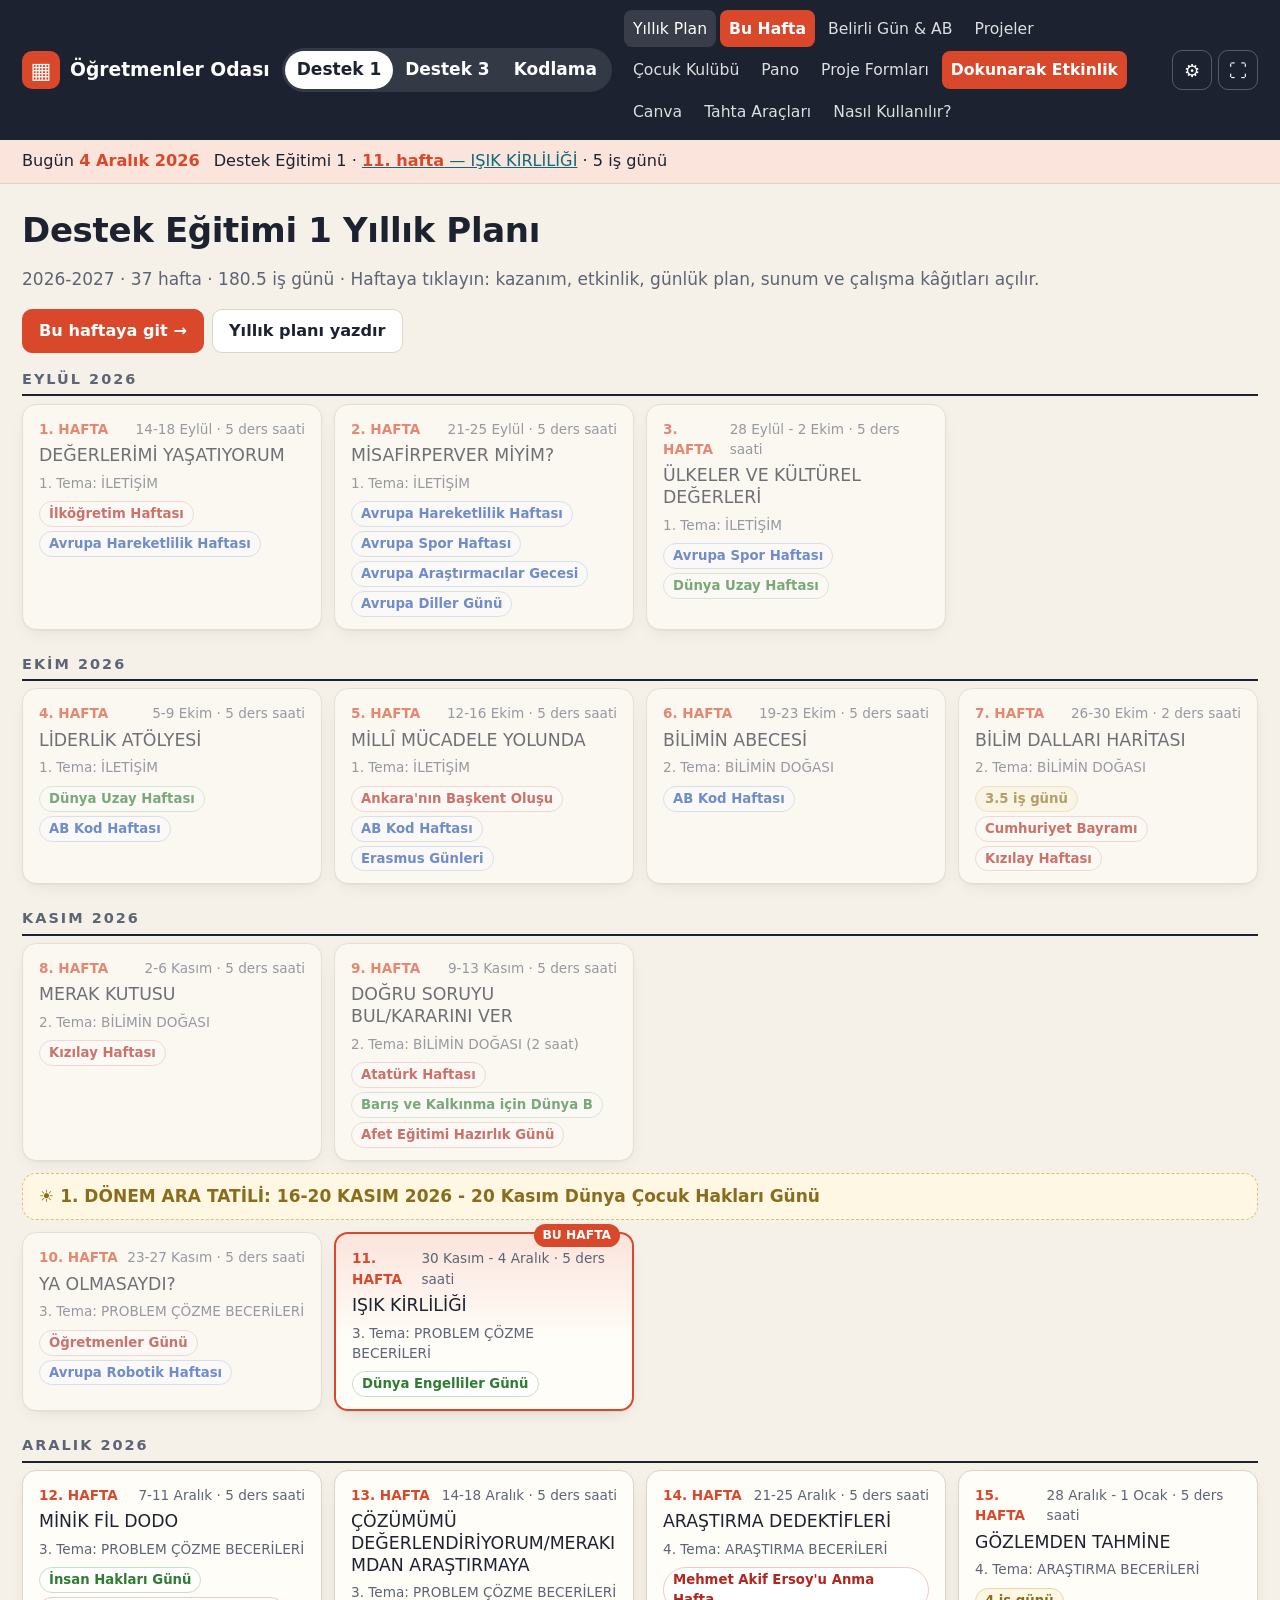
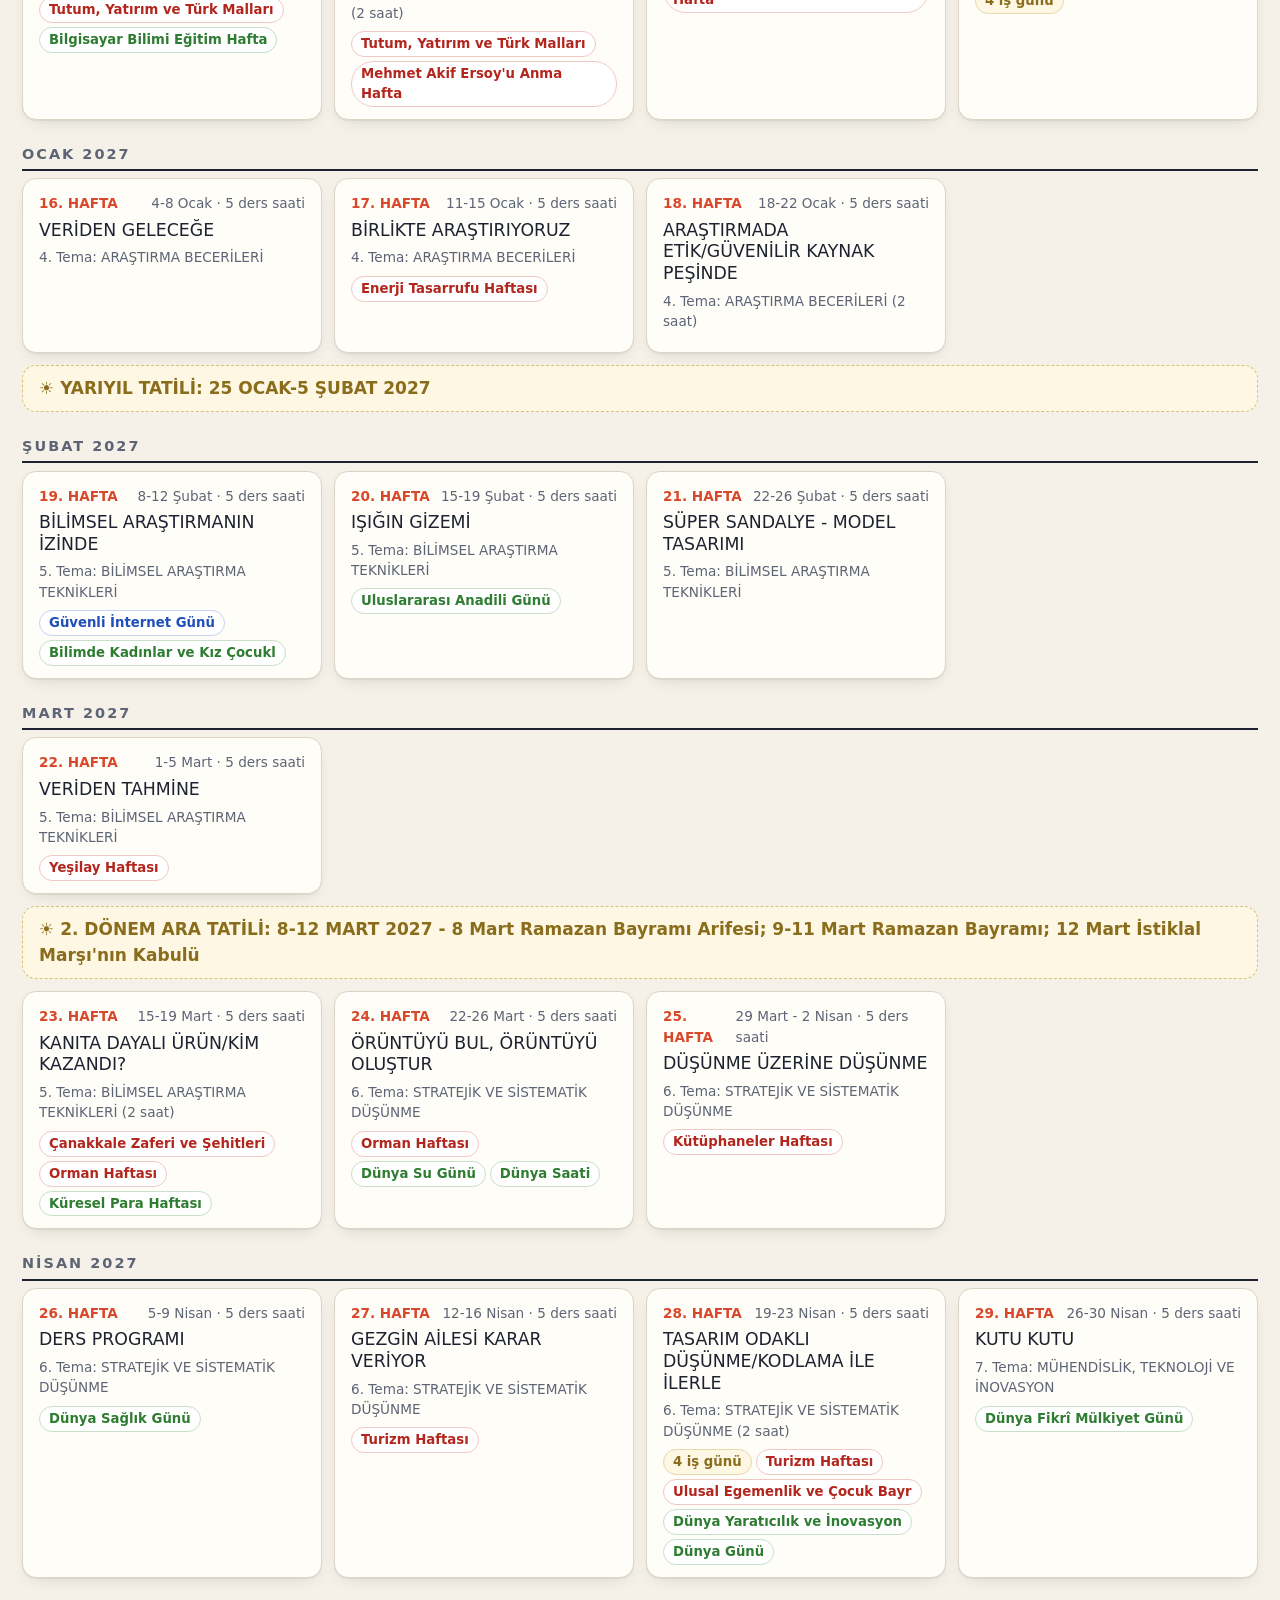
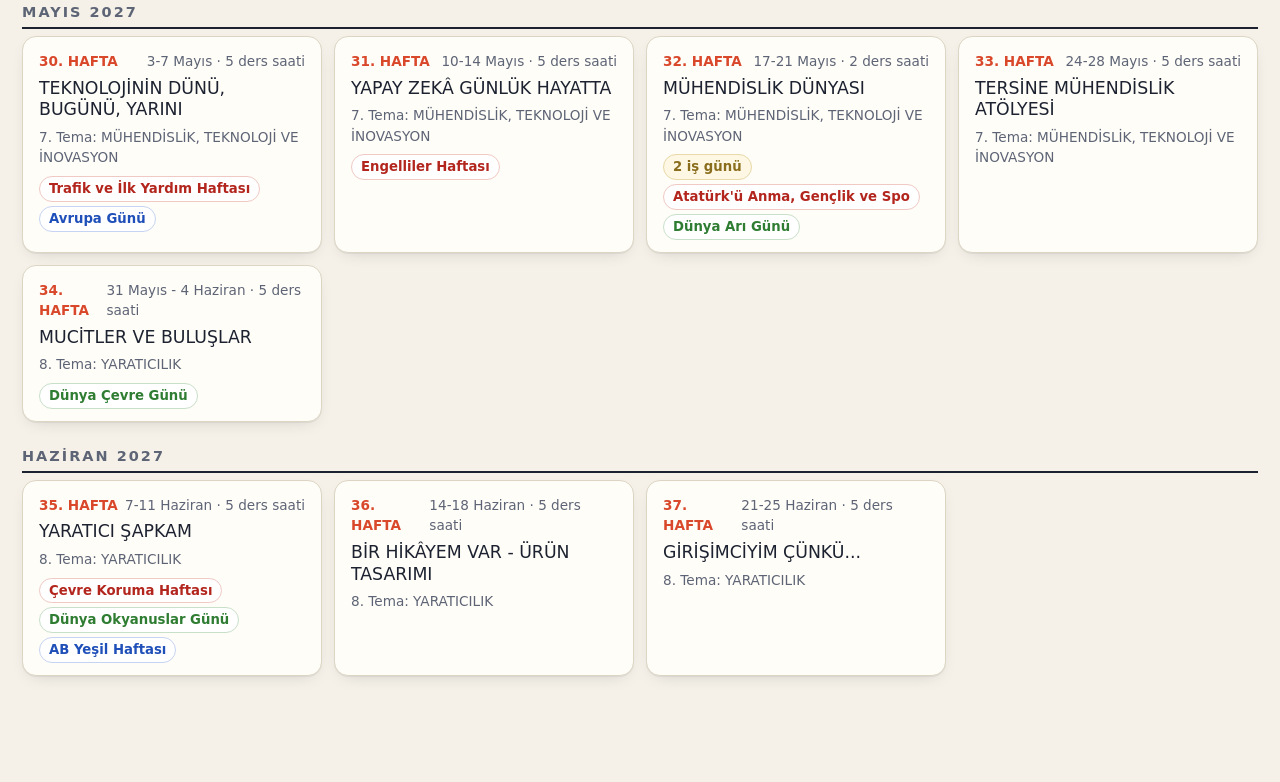
<file: index.html>
<!DOCTYPE html>
<html lang="tr">
<head>
<meta charset="utf-8">
<meta name="viewport" content="width=device-width, initial-scale=1, viewport-fit=cover">
<meta name="theme-color" content="#1c2230">
<meta name="apple-mobile-web-app-capable" content="yes">
<meta name="mobile-web-app-capable" content="yes">
<meta name="apple-mobile-web-app-title" content="Öğretmenler Odası">
<link rel="icon" href="img/ikon-192.png">
<link rel="apple-touch-icon" href="img/ikon-192.png">
<title>Öğretmenler Odası · Akıl ve Zeka Oyunları Atölyesi</title>
<link rel="stylesheet" href="css/masa.css">
</head>
<body>
<header class="ust">
  <a class="marka" href="#plan" title="Ana sayfa">
    <span class="marka-isaret" aria-hidden="true">▦</span>
    <span><b>Öğretmenler Odası</b><small>Akıl ve Zeka Oyunları Atölyesi · 2026-2027</small></span>
  </a>
  <div class="plan-sec" role="tablist" aria-label="Program seçimi">
    <button data-plan="D1" role="tab">Destek 1</button>
    <button data-plan="D3" role="tab">Destek 3</button>
    <button data-plan="KOD" role="tab">Kodlama</button>
  </div>
  <nav class="menu">
    <a href="#plan"><span class="m-ikon">▤</span>Yıllık Plan</a>
    <a href="#bu-hafta" class="vurgu"><span class="m-ikon">★</span>Bu Hafta</a>
    <a href="#gunler"><span class="m-ikon">◷</span>Belirli Gün & AB</a>
    <a href="#projeler"><span class="m-ikon">◆</span>Projeler</a>
    <a href="#kulup"><span class="m-ikon">♞</span>Çocuk Kulübü</a>
    <a href="#pano"><span class="m-ikon">▦</span>Pano</a>
    <a href="#formlar"><span class="m-ikon">📝</span>Proje Formları</a>
    <a href="#dokun" class="vurgu"><span class="m-ikon">☝</span>Dokunarak Etkinlik</a>
    <a href="#canva"><span class="m-ikon">✦</span>Canva</a>
    <a href="#araclar"><span class="m-ikon">⏱</span>Tahta Araçları</a>
    <a href="#nasil"><span class="m-ikon">?</span>Nasıl Kullanılır?</a>
  </nav>
  <div class="ust-sag">
    <button id="btnAyar" class="ikon" title="Ayarlar (öğretmen, okul, sınıf listesi)">⚙</button>
    <button id="btnTam" class="ikon" title="Tam ekran">⛶</button>
  </div>
</header>

<div id="bugun" class="bugun-serit"></div>
<main id="sahne"></main>

<!-- tahta modu: öğrenci sunumu -->
<div id="sunum" class="sunum" hidden>
  <div class="sunum-ilerleme"><i id="sIlerleme"></i></div>
  <div class="sunum-ust">
    <span id="sunumBaslik"></span>
    <div class="sunum-araclar">
      <button data-s="oynat" title="Video olarak oynat (K)">▶</button>
      <button data-s="ses" title="Türkçe sesli anlatım">🔇</button>
      <button data-s="zaman" title="Zamanlayıcı">⏱</button>
      <button data-s="kalem" title="Tahtaya yaz">✎</button>
      <button data-s="sil" title="Yazıları sil">⌫</button>
      <button data-s="kapat" title="Kapat (Esc)">✕</button>
    </div>
  </div>
  <div id="slayt" class="slayt"></div>
  <canvas id="kalemTuval" class="kalem-tuval"></canvas>
  <div id="sunumMini" class="sunum-mini" hidden></div>
  <div class="sunum-alt">
    <button id="sOnce" aria-label="Önceki">‹</button>
    <span id="sSayac"></span>
    <button id="sSonra" aria-label="Sonraki">›</button>
  </div>
</div>

<dialog id="ayarlar">
  <form method="dialog">
    <h2>Ayarlar</h2>
    <p class="not">Bu bilgiler yalnızca bu cihazda saklanır; günlük planların imza alanına yazılır. <a href="#nasil">Nasıl kullanılır?</a> · <a href="uygulama.html">📱 Telefona uygulama olarak kur</a></p>
    <label>Öğretmen adı soyadı <input name="ogretmen"></label>
    <label>Okul / BİLSEM <input name="okul"></label>
    <label>Okul müdürü <input name="mudur"></label>
    <h3 style="margin:8px 0 0">Gruplarım ve öğrenci listeleri</h3>
    <p class="not">Her program için ayrı liste. Üstten hangi program seçiliyse kura, gruplar ve günlük plan o grubu kullanır. Her satıra bir ad yazın.</p>
    <div class="grup-alanlar">
      <fieldset><legend>Destek 1</legend><input name="ad_D1" placeholder="Grup adı (ör. D1-Salı)"><textarea name="ogr_D1" rows="8"></textarea><span class="not" id="say_D1"></span></fieldset>
      <fieldset><legend>Destek 3</legend><input name="ad_D3" placeholder="Grup adı (ör. D3-Perşembe)"><textarea name="ogr_D3" rows="8"></textarea><span class="not" id="say_D3"></span></fieldset>
      <fieldset><legend>Kodlama</legend><input name="ad_KOD" placeholder="Grup adı (ör. Kodlama-Çarşamba)"><textarea name="ogr_KOD" rows="8"></textarea><span class="not" id="say_KOD"></span></fieldset>
    </div>
    <menu><button value="iptal">Vazgeç</button><button value="kaydet" class="ana">Kaydet</button></menu>
  </form>
</dialog>

<dialog id="projeDlg"><form method="dialog"></form></dialog>

<div id="baski" class="baski"></div>

<script>if (location.protocol.startsWith("http")) { const m = document.createElement("link"); m.rel = "manifest"; m.href = "manifest.webmanifest"; document.head.append(m); }</script>
<script src="js/plan-data.js"></script>
<script src="js/takvim.js"></script>
<script src="js/ozgun-etkinlikler.js"></script>
<script src="js/hazirlik.js"></script>
<script src="js/gunler.js"></script>
<script src="js/kodlama.js"></script>
<script src="js/devre.js"></script>
<script src="js/kodlar.js"></script>
<script src="js/hexler.js"></script>
<script src="js/yukleyici.js"></script>
<script src="js/projeler.js"></script>
<script src="js/etwinning-plan.js"></script>
<script src="js/teknofest-plan.js"></script>
<script src="js/canva.js"></script>
<script src="js/kulup.js"></script>
<script src="js/kulup-satranc.js"></script>
<script src="js/kulup-etkinlik.js"></script>
<script src="js/kulup-banka.js"></script>
<script src="js/kulup-banka-satranc.js"></script>
<script src="js/kulup-hafta.js"></script>
<script src="js/tazof-kurallar.js"></script>
<script src="js/proje-formlari.js"></script>
<script src="js/masa.js"></script>
</body>
</html>
</file>
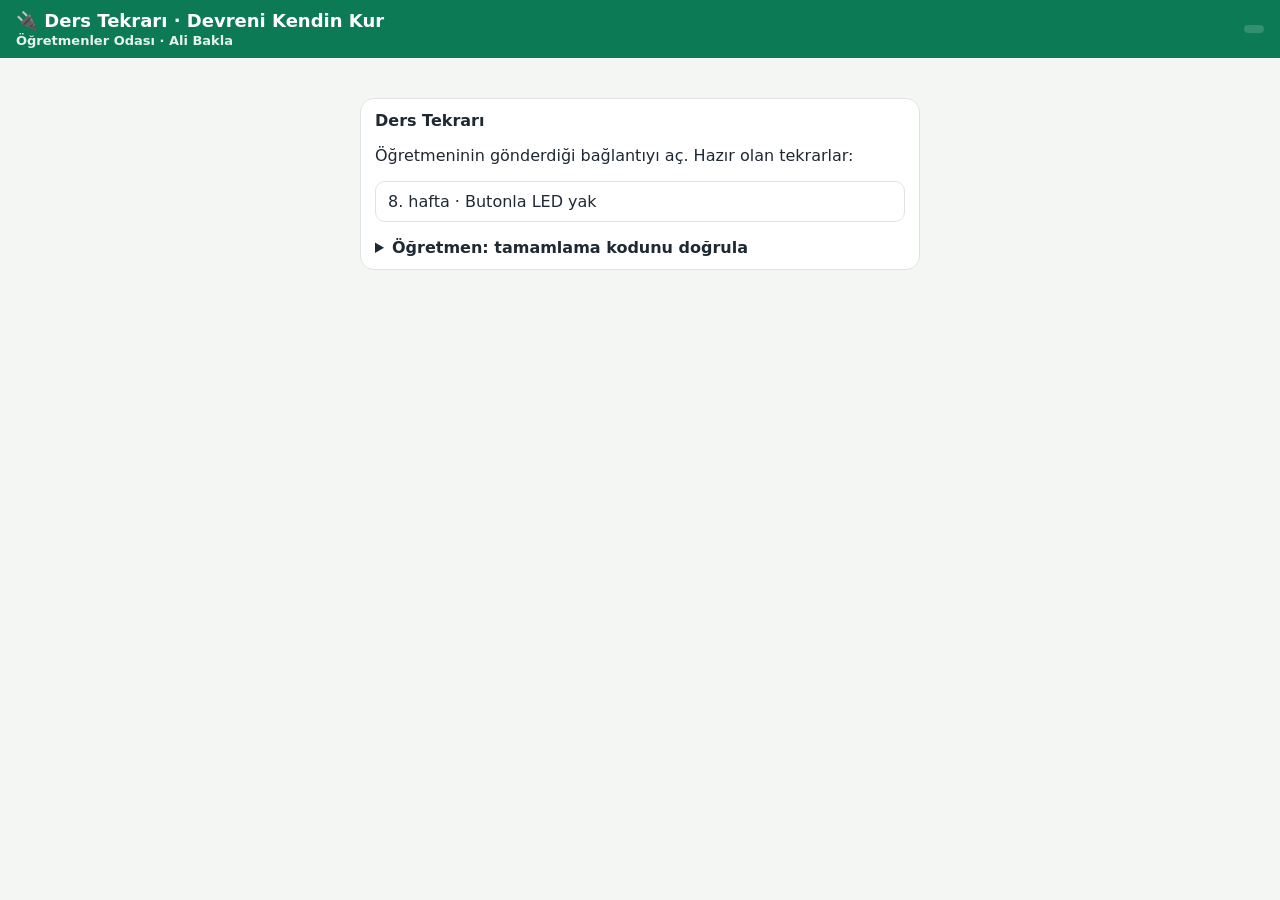
<file: tekrar.html>
<!DOCTYPE html>
<html lang="tr">
<head>
<meta charset="utf-8">
<meta name="viewport" content="width=device-width, initial-scale=1, viewport-fit=cover">
<meta name="theme-color" content="#0b7a55">
<link rel="icon" href="img/ikon-192.png">
<title>Ders Tekrarı · Devreni Kendin Kur</title>
<style>
:root { --zemin: #f4f6f3; --kart: #fff; --yazi: #1f2933; --soluk: #5f6b76; --vurgu: #0b7a55; --hata: #d6336c; --cizgi: #dfe3e8; }
* { box-sizing: border-box; }
body { margin: 0; font-family: "Segoe UI", system-ui, -apple-system, sans-serif; background: var(--zemin); color: var(--yazi); }
header { display: flex; align-items: center; gap: 12px; padding: 10px 16px; background: var(--vurgu); color: #fff; flex-wrap: wrap; }
header h1 { font-size: 18px; margin: 0; flex: 1; min-width: 200px; }
header small { opacity: .85; }
header .imza { display: block; font-size: 13px; font-weight: 600; opacity: .9; margin-top: 2px; }
.ogr { background: rgba(255,255,255,.16); padding: 4px 10px; border-radius: 99px; font-size: 14px; }
main { display: grid; grid-template-columns: minmax(0, 1fr) 360px; gap: 12px; padding: 12px; max-width: 1500px; margin: 0 auto; }
@media (max-width: 1000px) { main { grid-template-columns: 1fr; } }
.kart { background: var(--kart); border: 1px solid var(--cizgi); border-radius: 14px; padding: 12px 14px; }
.kart h2 { font-size: 16px; margin: 0 0 8px; }
.arac { display: flex; flex-wrap: wrap; gap: 6px; align-items: center; margin-bottom: 8px; }
button { font: inherit; cursor: pointer; border: 1px solid var(--cizgi); background: #fff; border-radius: 10px; padding: 8px 12px; color: var(--yazi); }
button:hover { border-color: var(--vurgu); }
button.secili { background: var(--vurgu); color: #fff; border-color: var(--vurgu); }
button.ana { background: var(--vurgu); color: #fff; border-color: var(--vurgu); font-weight: 700; font-size: 17px; padding: 10px 18px; }
button.ana:disabled { opacity: .5; cursor: default; }
.renk { width: 30px; height: 30px; padding: 0; border-radius: 50%; border: 3px solid #fff; box-shadow: 0 0 0 1px #adb5bd; }
.renk.secili { box-shadow: 0 0 0 3px var(--yazi); }
#ipucu { font-size: 15px; background: #fff9db; border: 1px solid #ffe066; padding: 8px 12px; border-radius: 10px; min-height: 40px; }
#sahne { width: 100%; height: auto; display: block; touch-action: manipulation; user-select: none; -webkit-user-select: none; background: #fbfcfd; border-radius: 12px; border: 1px solid var(--cizgi); }
pre.kod { background: #1e2a33; color: #e6edf3; font-size: 12.5px; line-height: 1.45; padding: 10px; border-radius: 10px; max-height: 260px; overflow: auto; margin: 0; }
#seri { background: #111; color: #8ce99a; font-family: Consolas, monospace; font-size: 13px; height: 90px; overflow: auto; padding: 6px 10px; border-radius: 10px; white-space: pre; }
#sonuc { font-size: 15px; }
#sonuc .hata { border-left: 5px solid var(--hata); background: #fff0f6; padding: 8px 10px; border-radius: 8px; margin: 6px 0; }
#sonuc .iyi { border-left: 5px solid #2f9e44; background: #ebfbee; padding: 8px 10px; border-radius: 8px; margin: 6px 0; }
.ilerleme { height: 10px; background: #e9ecef; border-radius: 99px; overflow: hidden; margin: 8px 0; }
.ilerleme i { display: block; height: 100%; width: 0; background: var(--vurgu); transition: width .2s; }
.gorev li { margin: 4px 0; }
.giris { max-width: 560px; margin: 40px auto; }
.giris input { font: inherit; width: 100%; padding: 10px 12px; border: 1px solid #ced4da; border-radius: 10px; margin: 4px 0 12px; }
.belge { border: 3px dashed #2f9e44; background: #ebfbee; border-radius: 14px; padding: 14px; text-align: center; }
.belge .kodu { font-size: 30px; font-weight: 800; letter-spacing: 3px; font-family: Consolas, monospace; color: #2b8a3e; margin: 6px 0; }
.vurgu-hata { animation: hataYan 1s infinite; }
@keyframes hataYan { 50% { opacity: .25; } }
.toast { position: fixed; left: 50%; bottom: 24px; transform: translateX(-50%); background: #212529; color: #fff; padding: 10px 18px; border-radius: 99px; font-size: 15px; z-index: 9; }
details summary { cursor: pointer; font-weight: 700; }
.adlar { display: flex; flex-wrap: wrap; gap: 8px; margin-bottom: 12px; }
.adlar button { font-size: 20px; padding: 12px 20px; min-width: 110px; }
.liste a { display: block; padding: 10px 12px; border: 1px solid var(--cizgi); border-radius: 10px; margin: 6px 0; text-decoration: none; color: inherit; background: #fff; }
</style>
</head>
<body>
<header><h1>🔌 Ders Tekrarı · Devreni Kendin Kur <small id="baslikHafta"></small><span class="imza">Öğretmenler Odası · Ali Bakla</span></h1><span class="ogr" id="ogrAd"></span></header>
<div id="kok"></div>
<script src="js/devre.js"></script>
<script src="js/kodlar.js"></script>
<script src="js/tekrar.js"></script>
</body>
</html>
</file>
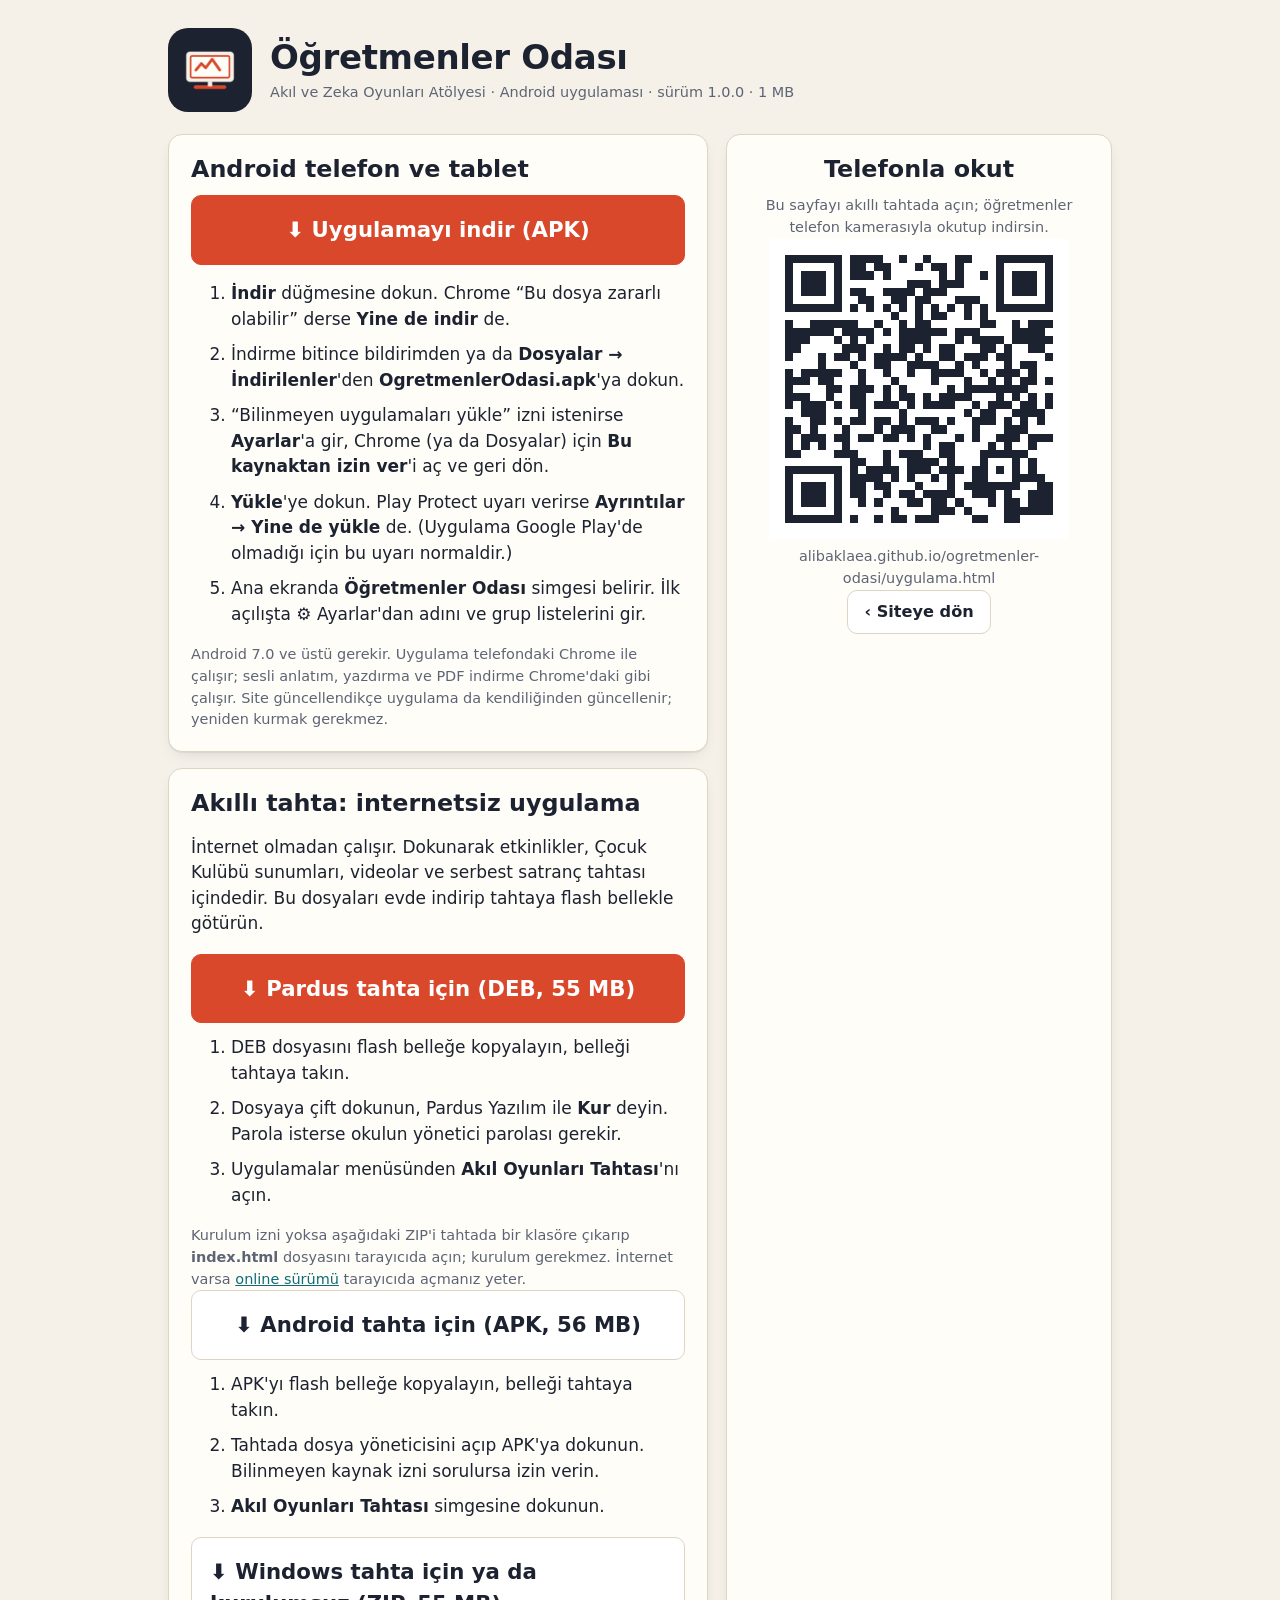
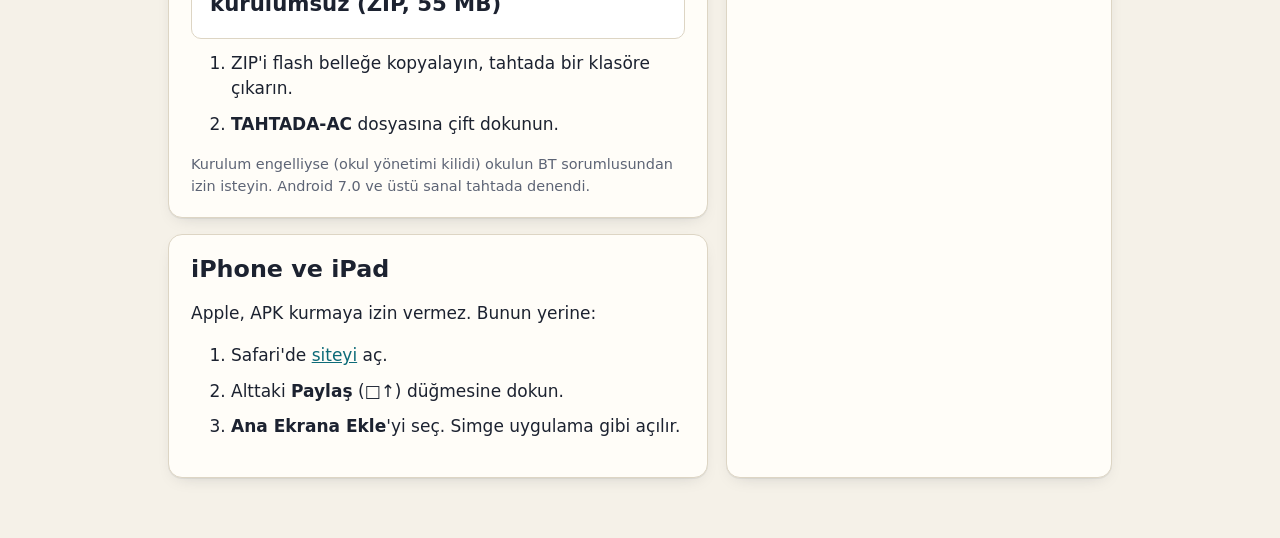
<file: uygulama.html>
<!DOCTYPE html>
<html lang="tr">
<head>
<meta charset="utf-8">
<meta name="viewport" content="width=device-width, initial-scale=1">
<meta name="theme-color" content="#1c2230">
<title>Öğretmenler Odası · Telefona Kur</title>
<link rel="icon" href="img/ikon-192.png">
<link rel="stylesheet" href="css/masa.css">
<style>
  .kur { max-width: 980px; margin: 0 auto; padding: 28px 18px 60px; }
  .kur-bas { display: flex; gap: 18px; align-items: center; margin-bottom: 22px; }
  .kur-bas img { width: 84px; height: 84px; border-radius: 20px; }
  .kur-bas h1 { margin: 0; }
  .kur-izgara { display: grid; grid-template-columns: 1.4fr 1fr; gap: 18px; }
  .kur .indir { display: flex; justify-content: center; font-size: 1.25rem; padding: 18px; width: 100%; }
  .kur ol li { margin-bottom: 10px; }
  .qr { text-align: center; }
  .qr img { width: 100%; max-width: 300px; image-rendering: pixelated; }
  @media (max-width: 760px) { .kur-izgara { grid-template-columns: 1fr; } .qr { display: none; } }
</style>
</head>
<body>
<div class="kur">
  <div class="kur-bas"><img src="img/ikon-192.png" alt=""><div><h1>Öğretmenler Odası</h1><p class="not" style="margin:4px 0 0">Akıl ve Zeka Oyunları Atölyesi · Android uygulaması · sürüm 1.0.0 · 1 MB</p></div></div>
  <div class="kur-izgara">
    <div>
      <div class="kart" style="margin-bottom:16px">
        <h2>Android telefon ve tablet</h2>
        <a class="dugme ana indir" href="apk/OgretmenlerOdasi.apk" download>⬇ Uygulamayı indir (APK)</a>
        <ol style="margin-top:16px">
          <li><b>İndir</b> düğmesine dokun. Chrome “Bu dosya zararlı olabilir” derse <b>Yine de indir</b> de.</li>
          <li>İndirme bitince bildirimden ya da <b>Dosyalar → İndirilenler</b>'den <b>OgretmenlerOdasi.apk</b>'ya dokun.</li>
          <li>“Bilinmeyen uygulamaları yükle” izni istenirse <b>Ayarlar</b>'a gir, Chrome (ya da Dosyalar) için <b>Bu kaynaktan izin ver</b>'i aç ve geri dön.</li>
          <li><b>Yükle</b>'ye dokun. Play Protect uyarı verirse <b>Ayrıntılar → Yine de yükle</b> de. (Uygulama Google Play'de olmadığı için bu uyarı normaldir.)</li>
          <li>Ana ekranda <b>Öğretmenler Odası</b> simgesi belirir. İlk açılışta ⚙ Ayarlar'dan adını ve grup listelerini gir.</li>
        </ol>
        <p class="not">Android 7.0 ve üstü gerekir. Uygulama telefondaki Chrome ile çalışır; sesli anlatım, yazdırma ve PDF indirme Chrome'daki gibi çalışır. Site güncellendikçe uygulama da kendiliğinden güncellenir; yeniden kurmak gerekmez.</p>
      </div>
      <div class="kart" style="margin-bottom:16px" id="tahta">
        <h2>Akıllı tahta: internetsiz uygulama</h2>
        <p>İnternet olmadan çalışır. Dokunarak etkinlikler, Çocuk Kulübü sunumları, videolar ve serbest satranç tahtası içindedir. Bu dosyaları evde indirip tahtaya flash bellekle götürün.</p>
        <a class="dugme ana indir" href="apk/akil-oyunlari-tahtasi.deb" download>⬇ Pardus tahta için (DEB, 55 MB)</a>
        <ol style="margin-top:12px"><li>DEB dosyasını flash belleğe kopyalayın, belleği tahtaya takın.</li><li>Dosyaya çift dokunun, Pardus Yazılım ile <b>Kur</b> deyin. Parola isterse okulun yönetici parolası gerekir.</li><li>Uygulamalar menüsünden <b>Akıl Oyunları Tahtası</b>'nı açın.</li></ol>
        <p class="not">Kurulum izni yoksa aşağıdaki ZIP'i tahtada bir klasöre çıkarıp <b>index.html</b> dosyasını tarayıcıda açın; kurulum gerekmez. İnternet varsa <a href="index.html#dokun">online sürümü</a> tarayıcıda açmanız yeter.</p>
        <a class="dugme indir" href="apk/AkilOyunlariTahtasi.apk" download>⬇ Android tahta için (APK, 56 MB)</a>
        <ol style="margin-top:12px"><li>APK'yı flash belleğe kopyalayın, belleği tahtaya takın.</li><li>Tahtada dosya yöneticisini açıp APK'ya dokunun. Bilinmeyen kaynak izni sorulursa izin verin.</li><li><b>Akıl Oyunları Tahtası</b> simgesine dokunun.</li></ol>
        <a class="dugme indir" href="apk/AkilOyunlariTahtasi-Windows.zip" download>⬇ Windows tahta için ya da kurulumsuz (ZIP, 55 MB)</a>
        <ol style="margin-top:12px"><li>ZIP'i flash belleğe kopyalayın, tahtada bir klasöre çıkarın.</li><li><b>TAHTADA-AC</b> dosyasına çift dokunun.</li></ol>
        <p class="not">Kurulum engelliyse (okul yönetimi kilidi) okulun BT sorumlusundan izin isteyin. Android 7.0 ve üstü sanal tahtada denendi.</p>
      </div>
      <div class="kart">
        <h2>iPhone ve iPad</h2>
        <p>Apple, APK kurmaya izin vermez. Bunun yerine:</p>
        <ol><li>Safari'de <a href="./">siteyi</a> aç.</li><li>Alttaki <b>Paylaş</b> (□↑) düğmesine dokun.</li><li><b>Ana Ekrana Ekle</b>'yi seç. Simge uygulama gibi açılır.</li></ol>
      </div>
    </div>
    <div class="kart qr">
      <h2>Telefonla okut</h2>
      <p class="not">Bu sayfayı akıllı tahtada açın; öğretmenler telefon kamerasıyla okutup indirsin.</p>
      <img src="img/qr-uygulama.png" alt="Uygulama indirme sayfası QR kodu">
      <p class="not">alibaklaea.github.io/ogretmenler-odasi/uygulama.html</p>
      <a class="dugme" href="./">‹ Siteye dön</a>
    </div>
  </div>
</div>
</body>
</html>
</file>
<file: css/masa.css>
/* Öğretmen Masası — akıllı tahtada uzaktan okunacak şekilde iri tipografi, sınıf ışığında yüksek kontrast */
:root {
  --kagit: #f5f1e8;
  --kart: #fffdf8;
  --murekkep: #1c2230;
  --soluk: #5d6475;
  --cizgi: #ddd5c4;
  --vurgu: #d9482b;       /* Destek 1: mercan */
  --vurgu-acik: #fbe4dc;
  --ikinci: #0d6b78;      /* bilgi / bağlantılar */
  --milli: #b3261e;
  --ab: #1f4fb8;
  --dunya: #2f7d32;
  --tatil: #8a6d1c;
  --golge: 0 1px 0 rgba(28, 34, 48, .06), 0 6px 18px -10px rgba(28, 34, 48, .25);
  --r: 14px;
  --font: "Segoe UI", "Noto Sans", system-ui, sans-serif;
  --baslik: "Segoe UI Semibold", "Segoe UI", system-ui, sans-serif;
}
body[data-plan="D3"] { --vurgu: #5b3cc4; --vurgu-acik: #e8e2fa; }
body[data-plan="KOD"] { --vurgu: #0f7a5c; --vurgu-acik: #dcf1e9; }

* { box-sizing: border-box; }
html { font-size: 17px; }
body { margin: 0; background: var(--kagit); color: var(--murekkep); font-family: var(--font); line-height: 1.5; }
a { color: var(--ikinci); }
button { font: inherit; cursor: pointer; }
h1, h2, h3 { font-family: var(--baslik); line-height: 1.2; margin: 0 0 .5em; }
h1 { font-size: 2rem; letter-spacing: -.01em; }
h2 { font-size: 1.4rem; }
h3 { font-size: 1.1rem; }

/* ---------- üst çubuk ---------- */
.ust { position: sticky; top: 0; z-index: 20; display: flex; align-items: center; gap: 18px; padding: 10px 22px;
  background: var(--murekkep); color: #fff; flex-wrap: wrap; }
.marka { display: flex; gap: 10px; align-items: center; color: #fff; text-decoration: none; }
.marka-isaret { display: grid; place-items: center; width: 38px; height: 38px; border-radius: 10px; background: var(--vurgu); font-size: 22px; }
.marka b { display: block; font-size: 1.1rem; }
.marka small { display: block; opacity: .7; font-size: .75rem; }
.plan-sec { display: flex; background: rgba(255,255,255,.1); border-radius: 999px; padding: 3px; }
.plan-sec button { border: 0; background: transparent; color: #fff; padding: 6px 16px; border-radius: 999px; font-weight: 600; }
.plan-sec button[aria-selected="true"] { background: #fff; color: var(--murekkep); }
.menu { display: flex; gap: 4px; flex-wrap: wrap; flex: 1; }
.menu a { color: #fff; text-decoration: none; padding: 7px 12px; border-radius: 8px; opacity: .85; }
.menu a:hover, .menu a.aktif { background: rgba(255,255,255,.12); opacity: 1; }
.menu a.vurgu { background: var(--vurgu); opacity: 1; font-weight: 600; }
.ust-sag { display: flex; gap: 6px; }
.ikon { width: 40px; height: 40px; border-radius: 10px; border: 1px solid rgba(255,255,255,.25); background: transparent; color: #fff; font-size: 18px; }

.bugun-serit { padding: 9px 22px; background: var(--vurgu-acik); border-bottom: 1px solid var(--cizgi); font-size: .95rem; display: flex; gap: 14px; flex-wrap: wrap; align-items: center; }
.bugun-serit b { color: var(--vurgu); }
.rozet { display: inline-block; padding: 2px 9px; border-radius: 999px; font-size: .78rem; font-weight: 600; background: #fff; border: 1px solid var(--cizgi); }
.rozet.milli { color: var(--milli); border-color: #f0c9c4; }
.rozet.ab { color: var(--ab); border-color: #c6d3f2; }
.rozet.dunya { color: var(--dunya); border-color: #c8e0c9; }
.rozet.tatil { color: var(--tatil); border-color: #e8d9a8; background: #fdf7e3; }

main { max-width: 1320px; margin: 0 auto; padding: 26px 22px 80px; }
.kart { background: var(--kart); border: 1px solid var(--cizgi); border-radius: var(--r); box-shadow: var(--golge); padding: 20px 22px; }
.ust-baslik { display: flex; align-items: flex-end; justify-content: space-between; gap: 16px; flex-wrap: wrap; margin-bottom: 18px; }
.ust-baslik p { margin: 0; color: var(--soluk); }
.dugme { display: inline-flex; align-items: center; gap: 8px; padding: 9px 16px; border-radius: 10px; border: 1px solid var(--cizgi); background: #fff; color: var(--murekkep); text-decoration: none; font-weight: 600; font-size: .95rem; }
.dugme:hover { border-color: var(--murekkep); }
.dugme.ana { background: var(--vurgu); border-color: var(--vurgu); color: #fff; }
.dugme.kucuk { padding: 5px 10px; font-size: .82rem; }
.dugmeler { display: flex; gap: 8px; flex-wrap: wrap; }

/* ---------- yıllık plan ---------- */
.ay-blok { margin-bottom: 26px; }
.ay-blok > h2 { font-size: .85rem; letter-spacing: .14em; color: var(--soluk); text-transform: uppercase; border-bottom: 2px solid var(--murekkep); padding-bottom: 6px; }
.haftalar { display: grid; grid-template-columns: repeat(auto-fill, minmax(290px, 1fr)); gap: 12px; }
.hafta-kart { position: relative; text-align: left; border: 1px solid var(--cizgi); background: var(--kart); border-radius: var(--r); padding: 14px 16px 12px; display: flex; flex-direction: column; gap: 6px; box-shadow: var(--golge); transition: transform .12s, border-color .12s; color: inherit; text-decoration: none; }
.hafta-kart:hover { transform: translateY(-2px); border-color: var(--vurgu); }
.hafta-kart.simdi { border: 2px solid var(--vurgu); background: linear-gradient(var(--vurgu-acik), var(--kart) 60%); }
.hafta-kart.gecti { opacity: .62; }
.hk-ust { display: flex; justify-content: space-between; font-size: .8rem; color: var(--soluk); }
.hk-no { font-weight: 700; color: var(--vurgu); }
.hk-ad { font-family: var(--baslik); font-size: 1.02rem; line-height: 1.25; }
.hk-tema { font-size: .8rem; color: var(--soluk); }
.hk-rozetler { display: flex; gap: 4px; flex-wrap: wrap; margin-top: 2px; }
.simdi-etiket { position: absolute; top: -10px; right: 12px; background: var(--vurgu); color: #fff; font-size: .72rem; font-weight: 700; padding: 2px 9px; border-radius: 999px; }
.ara-serit { grid-column: 1 / -1; border: 1px dashed #d8c27a; background: #fdf7e3; color: var(--tatil); border-radius: var(--r); padding: 10px 16px; font-weight: 600; }

/* ---------- hafta görünümü ---------- */
.hafta-bas { display: grid; grid-template-columns: 1fr auto; gap: 18px; align-items: start; margin-bottom: 18px; }
.hafta-bas .ust-satir { color: var(--soluk); font-size: .9rem; display: flex; gap: 10px; flex-wrap: wrap; align-items: center; }
.hafta-bas h1 { margin: 6px 0 4px; }
.gezgin { display: flex; gap: 6px; }
.sekmeler { display: flex; gap: 4px; border-bottom: 2px solid var(--cizgi); margin-bottom: 20px; flex-wrap: wrap; }
.sekmeler button { border: 0; background: transparent; padding: 10px 16px; font-weight: 600; color: var(--soluk); border-bottom: 3px solid transparent; margin-bottom: -2px; }
.sekmeler button[aria-selected="true"] { color: var(--murekkep); border-bottom-color: var(--vurgu); }
.iki-sutun { display: grid; grid-template-columns: minmax(0, 1.5fr) minmax(0, 1fr); gap: 18px; }
@media (max-width: 960px) { .iki-sutun, .hafta-bas { grid-template-columns: 1fr; } }

.buyuk-soru { font-family: var(--baslik); font-size: 1.5rem; line-height: 1.3; color: var(--vurgu); margin: 0; }
.kazanim { display: flex; gap: 12px; align-items: flex-start; padding: 10px 0; border-top: 1px solid var(--cizgi); }
.kazanim:first-of-type { border-top: 0; }
.kazanim code { font-family: var(--baslik); font-size: .85rem; background: var(--vurgu-acik); color: var(--vurgu); padding: 2px 8px; border-radius: 6px; white-space: nowrap; }
.kazanim span { flex: 1; }
.kopya { border: 1px solid var(--cizgi); background: #fff; border-radius: 8px; padding: 3px 9px; font-size: .78rem; color: var(--soluk); }
.kopya.ok { color: var(--dunya); border-color: var(--dunya); }
.bilgi-tablo { width: 100%; border-collapse: collapse; font-size: .92rem; }
.bilgi-tablo th { text-align: left; width: 34%; color: var(--soluk); font-weight: 600; vertical-align: top; padding: 7px 10px 7px 0; }
.bilgi-tablo td { padding: 7px 0; border-bottom: 1px solid var(--cizgi); }
.akis { list-style: none; padding: 0; margin: 0; counter-reset: d; }
.akis li { position: relative; padding: 12px 0 12px 54px; border-top: 1px solid var(--cizgi); }
.akis li::before { counter-increment: d; content: counter(d); position: absolute; left: 0; top: 12px; width: 38px; height: 38px; border-radius: 50%; display: grid; place-items: center; background: var(--murekkep); color: #fff; font-weight: 700; }
.akis li b { display: block; margin-bottom: 2px; }
.kaynak-not { font-size: .82rem; color: var(--soluk); margin-top: 10px; }
.parca-baslik { display: flex; align-items: center; gap: 10px; margin: 26px 0 10px; }
.parca-baslik:first-child { margin-top: 0; }
.uyari { background: #fdf7e3; border: 1px solid #e8d9a8; color: #6b5414; border-radius: 10px; padding: 10px 14px; font-size: .92rem; margin-bottom: 14px; }
.gun-satir { display: flex; gap: 6px; margin: 8px 0 0; }
.gun-kutu { flex: 1; text-align: center; padding: 6px 4px; border-radius: 8px; background: #e9f3ea; color: var(--dunya); font-size: .78rem; font-weight: 600; }
.gun-kutu.kapali { background: #f6e7c4; color: var(--tatil); text-decoration: line-through; }
.gun-kutu.yarim { background: linear-gradient(90deg, #e9f3ea 50%, #f6e7c4 50%); color: var(--tatil); }

.ek-liste { display: grid; grid-template-columns: repeat(auto-fill, minmax(260px, 1fr)); gap: 12px; }
.ek-kart { border: 1px solid var(--cizgi); border-radius: 12px; padding: 14px; background: #fff; display: flex; flex-direction: column; gap: 8px; }
.ek-kart .ek-ad { font-size: .78rem; font-weight: 700; color: var(--vurgu); letter-spacing: .05em; }

/* ---------- belirli günler ---------- */
.filtre { display: flex; gap: 6px; flex-wrap: wrap; margin-bottom: 16px; }
.filtre button { border: 1px solid var(--cizgi); background: #fff; padding: 6px 14px; border-radius: 999px; font-weight: 600; }
.filtre button[aria-pressed="true"] { background: var(--murekkep); color: #fff; border-color: var(--murekkep); }
.gun-grid { display: grid; grid-template-columns: repeat(auto-fill, minmax(340px, 1fr)); gap: 14px; }
.gun-kart { border-left: 5px solid var(--milli); }
.gun-kart.ab { border-left-color: var(--ab); }
.gun-kart.dunya { border-left-color: var(--dunya); }
.gun-kart.gecmis { opacity: .55; }
.gun-kart h3 { margin: 6px 0; }
.gun-kart ol { padding-left: 20px; margin: 8px 0; font-size: .93rem; }
.gun-tarih { font-size: .85rem; color: var(--soluk); display: flex; gap: 8px; align-items: center; flex-wrap: wrap; }
.ay-ayrac { grid-column: 1 / -1; font-size: .85rem; letter-spacing: .14em; color: var(--soluk); text-transform: uppercase; border-bottom: 2px solid var(--murekkep); padding: 14px 0 6px; }

/* ---------- tahta araçları ---------- */
.araclar { display: grid; grid-template-columns: repeat(auto-fill, minmax(380px, 1fr)); gap: 16px; }
.sayac { font-family: var(--baslik); font-variant-numeric: tabular-nums; font-size: 5.5rem; text-align: center; line-height: 1; margin: 10px 0 14px; }
.sayac.bitti { color: var(--milli); animation: nabiz 1s infinite; }
@keyframes nabiz { 50% { opacity: .35; } }
.ilerleme { height: 8px; background: var(--cizgi); border-radius: 999px; overflow: hidden; margin-bottom: 14px; }
.ilerleme i { display: block; height: 100%; background: var(--vurgu); width: 100%; transition: width .3s linear; }
.secilen { font-family: var(--baslik); font-size: 2.6rem; text-align: center; min-height: 3.4rem; margin: 10px 0; color: var(--vurgu); }
.gruplar-cikti { display: grid; grid-template-columns: repeat(auto-fill, minmax(150px, 1fr)); gap: 8px; margin-top: 12px; }
.gruplar-cikti div { background: var(--vurgu-acik); border-radius: 10px; padding: 10px; font-size: .9rem; }
.gruplar-cikti b { display: block; color: var(--vurgu); }
.puanlar { display: grid; gap: 8px; }
.puan-satir { display: grid; grid-template-columns: 1fr auto auto auto; gap: 8px; align-items: center; font-size: 1.15rem; }
.puan-satir strong { font-size: 1.6rem; min-width: 2.2em; text-align: center; }
.puan-satir button { width: 40px; height: 40px; border-radius: 10px; border: 1px solid var(--cizgi); background: #fff; font-size: 1.2rem; }
input, textarea, select { font: inherit; border: 1px solid var(--cizgi); border-radius: 8px; padding: 7px 10px; background: #fff; width: 100%; }

dialog { border: 0; border-radius: var(--r); padding: 0; width: min(520px, 94vw); box-shadow: 0 30px 80px -20px rgba(0,0,0,.5); }
dialog form { padding: 24px; display: grid; gap: 12px; }
dialog label { display: grid; gap: 4px; font-weight: 600; font-size: .9rem; }
dialog menu { display: flex; justify-content: flex-end; gap: 8px; padding: 0; margin: 6px 0 0; }
dialog menu button { padding: 8px 18px; border-radius: 10px; border: 1px solid var(--cizgi); background: #fff; font-weight: 600; }
dialog menu .ana { background: var(--vurgu); color: #fff; border-color: var(--vurgu); }
.not { color: var(--soluk); font-size: .85rem; margin: 0; }

/* ---------- sunum (tahta modu) ---------- */
.sunum { position: fixed; inset: 0; z-index: 100; background: #fbf8f1; display: grid; grid-template-rows: auto 1fr auto; }
.sunum[hidden] { display: none; }
.sunum-ust { display: flex; justify-content: space-between; align-items: center; padding: 12px 28px; color: var(--soluk); font-weight: 600; }
.sunum-araclar { display: flex; gap: 8px; }
.sunum-araclar button, .sunum-alt button { width: 52px; height: 52px; border-radius: 14px; border: 1px solid var(--cizgi); background: #fff; font-size: 22px; }
.sunum-araclar button.acik { background: var(--vurgu); color: #fff; }
.slayt { padding: 2vh 7vw; display: flex; flex-direction: column; justify-content: safe center; overflow: auto; }
.slayt .etiket { font-size: clamp(16px, 1.6vw, 26px); font-weight: 700; color: var(--vurgu); letter-spacing: .12em; text-transform: uppercase; margin-bottom: 1.5vh; }
.slayt h1 { font-size: clamp(36px, 5vw, 86px); line-height: 1.08; margin-bottom: 2vh; }
.slayt h2 { font-size: clamp(30px, 3.6vw, 62px); line-height: 1.15; }
.slayt p, .slayt li { font-size: clamp(20px, 2.1vw, 36px); line-height: 1.4; }
.slayt ul { padding-left: 1.2em; }
.slayt li { margin-bottom: .5em; }
.slayt .soru-buyuk { font-family: var(--baslik); font-size: clamp(38px, 5.2vw, 92px); line-height: 1.12; color: var(--murekkep); }
.slayt .soru-buyuk::before { content: "?"; display: block; font-size: 1.4em; color: var(--vurgu); line-height: 1; margin-bottom: .1em; }
.slayt .kapak-alt { display: flex; gap: 2vw; font-size: clamp(18px, 1.8vw, 30px); color: var(--soluk); flex-wrap: wrap; }
.slayt .ders-no { display: inline-grid; place-items: center; width: 1.6em; height: 1.6em; border-radius: 50%; background: var(--vurgu); color: #fff; margin-right: .3em; }
.slayt .bilet { display: grid; grid-template-columns: repeat(3, 1fr); gap: 2vw; }
.slayt .bilet div { border: 3px solid var(--murekkep); border-radius: 22px; padding: 2.4vh 1.6vw; }
.slayt .bilet b { display: block; font-size: clamp(40px, 5vw, 90px); color: var(--vurgu); line-height: 1; }
.slayt .gorev-kutu { border: 3px dashed var(--vurgu); border-radius: 22px; padding: 3vh 2.4vw; }
.sunum-alt { display: flex; justify-content: center; align-items: center; gap: 22px; padding: 12px; color: var(--soluk); font-weight: 600; }
.kalem-tuval { position: fixed; inset: 76px 0 76px 0; width: 100%; height: calc(100% - 152px); pointer-events: none; z-index: 101; }
.kalem-tuval.acik { pointer-events: auto; cursor: crosshair; }
.sunum-mini { position: fixed; right: 28px; bottom: 90px; z-index: 102; background: var(--murekkep); color: #fff; border-radius: 18px; padding: 14px 22px; font-size: 44px; font-family: var(--baslik); font-variant-numeric: tabular-nums; min-width: 180px; text-align: center; box-shadow: var(--golge); cursor: pointer; }
.sunum-mini small { display: block; font-size: 14px; opacity: .7; font-family: var(--font); }

/* ---------- baskı ---------- */
.baski { display: none; }
@media print {
  @page { size: A4; margin: 0; }
  body.basiliyor > *:not(.baski) { display: none !important; }
  body.basiliyor { background: #fff; }
  body.basiliyor .baski { display: block; }
}
.sayfa { width: 210mm; min-height: 296mm; padding: 13mm 14mm 12mm; background: #fff; color: #000; font-size: 10.5pt; line-height: 1.38; page-break-after: always; break-after: page; position: relative; font-family: var(--font); }
.sayfa:last-child { page-break-after: auto; break-after: auto; }
.sayfa h1 { font-size: 15pt; margin: 0 0 3mm; }
.sayfa .s-ust { display: flex; justify-content: space-between; font-size: 8.5pt; color: #000; border-bottom: 1.8pt solid #000; padding-bottom: 2mm; margin-bottom: 4mm; }
.sayfa .s-kimlik { display: grid; grid-template-columns: 2fr 1fr 1fr; gap: 4mm; font-size: 9.5pt; margin-bottom: 4mm; }
.sayfa .s-kimlik span { border-bottom: 1.2pt solid #000; padding-bottom: 1mm; }
.sayfa .s-yonerge { background: #ececec; border-left: 3.5pt solid #000; padding: 2.5mm 3.5mm; margin-bottom: 4mm; font-size: 10pt; }
.sayfa .s-alt { position: absolute; bottom: 7mm; left: 14mm; right: 14mm; display: flex; justify-content: space-between; font-size: 8pt; color: #222; }
.sayfa table { width: 100%; border-collapse: collapse; margin-bottom: 4mm; }
.sayfa th, .sayfa td { border: 1.1pt solid #000; padding: 1.8mm 2.2mm; vertical-align: top; text-align: left; }
.sayfa th { background: #e0e0e0; font-size: 9.5pt; }
.sayfa td { height: 10mm; }
.s-kutular { display: grid; gap: 3mm; margin-bottom: 4mm; }
.s-kutular div { border: 1.4pt solid #000; border-radius: 3mm; padding: 2mm 3mm; font-weight: 600; font-size: 9.5pt; }
.s-cizgi { margin-bottom: 4mm; }
.s-cizgi b { display: block; font-size: 10pt; margin-bottom: 1mm; }
.s-cizgi i { display: block; border-bottom: 1.1pt solid #000; height: 8.5mm; }
.s-kartlar { display: grid; grid-template-columns: repeat(3, 1fr); margin-bottom: 4mm; }
.s-kartlar div { border: 1pt dashed #555; min-height: 22mm; padding: 3mm; display: grid; place-items: center; text-align: center; font-weight: 600; font-size: 10pt; }
.s-kartlar.bos div { place-items: start; text-align: left; font-weight: 400; font-size: 9pt; min-height: 30mm; }
.s-kontrol { list-style: none; padding: 0; margin: 0 0 4mm; }
.s-kontrol li { padding: 1.4mm 0 1.4mm 7mm; position: relative; }
.s-kontrol li::before { content: ""; position: absolute; left: 0; top: 2mm; width: 3.6mm; height: 3.6mm; border: 1pt solid #333; }
.s-olcek td:not(:first-child) { width: 16mm; text-align: center; height: auto; }
.s-bilet { display: grid; grid-template-columns: repeat(3, 1fr); gap: 3mm; margin-bottom: 4mm; }
.s-bilet div { border: 1.2pt solid #111; border-radius: 3mm; padding: 2mm 3mm; min-height: 30mm; font-size: 9pt; }
.s-bilet b { font-size: 16pt; display: block; }
.s-izgara { display: grid; margin: 0 auto 4mm; border: 1.2pt solid #111; }
.s-izgara span { border: .6pt solid #777; display: grid; place-items: center; font-size: 16pt; aspect-ratio: 1; }
/* günlük plan */
.gp th { width: 34mm; }
.gp td { height: auto; }
.gp-surec td { font-size: 9.6pt; }
.gp-imza { display: flex; justify-content: space-between; margin-top: 8mm; text-align: center; font-size: 10pt; }
.gp-imza div { width: 70mm; }
.gp-imza i { display: block; border-bottom: .8pt solid #555; height: 12mm; margin-bottom: 1mm; }
.ekran-onizleme .sayfa { margin: 0 auto 18px; box-shadow: var(--golge); border: 1px solid var(--cizgi); }
.ekran-onizleme { overflow-x: auto; }

/* nasıl */
.nasil ol li { margin-bottom: 10px; }
.nasil .kart { margin-bottom: 16px; }

/* ---------- telefon ve tablet ---------- */
body { overflow-wrap: break-word; }
main, .kart, .iki-sutun > div { min-width: 0; }
.menu a .m-ikon { display: none; }
@media (max-width: 960px) {
  .iki-sutun, .hafta-bas { grid-template-columns: minmax(0, 1fr); }
  .ekran-onizleme .sayfa { zoom: .75; }
}
@media (max-width: 760px) {
  html { font-size: 15.5px; }
  .ust { padding: 8px 12px; gap: 10px; flex-wrap: nowrap; }
  .marka small { display: none; }
  .marka b { font-size: 1rem; }
  .marka-isaret { width: 34px; height: 34px; font-size: 19px; }
  .plan-sec { margin-left: auto; }
  .plan-sec button { padding: 6px 8px; font-size: .8rem; white-space: nowrap; }
  .marka b { white-space: nowrap; }
  .ikon { width: 36px; height: 36px; }
  #btnTam { display: none; }
  .menu { position: fixed; left: 0; right: 0; bottom: 0; z-index: 30; background: var(--murekkep); justify-content: space-around; gap: 0; flex-wrap: nowrap;
    padding: 6px 4px calc(6px + env(safe-area-inset-bottom)); box-shadow: 0 -6px 20px -10px rgba(0,0,0,.5); }
  .menu a { display: flex; flex-direction: column; align-items: center; gap: 1px; font-size: .68rem; padding: 4px 6px; flex: 1; text-align: center; line-height: 1.15; }
  .menu a .m-ikon { display: block; font-size: 1.25rem; }
  .menu a.vurgu { background: transparent; color: #fff; }
  .menu a.vurgu .m-ikon, .menu a.aktif .m-ikon { color: var(--vurgu); }
  .menu a.aktif { background: rgba(255,255,255,.08); }
  main { padding: 16px 12px 110px; }
  h1 { font-size: 1.5rem; }
  .bugun-serit { padding: 8px 12px; font-size: .85rem; gap: 6px 10px; }
  .haftalar, .gun-grid, .araclar { grid-template-columns: minmax(0, 1fr); }
  .kart { padding: 16px; }
  .sekmeler { flex-wrap: nowrap; overflow-x: auto; scrollbar-width: none; }
  .sekmeler button { white-space: nowrap; padding: 10px 12px; }
  .gezgin { justify-content: space-between; }
  .gezgin .dugme { flex: 1; justify-content: center; }
  .gun-kutu { font-size: .7rem; padding: 5px 2px; }
  .buyuk-soru { font-size: 1.25rem; }
  .kazanim { flex-wrap: wrap; }
  .ust-baslik .dugmeler, .ust-baslik select { width: 100%; }
  .ust-baslik .dugme { flex: 1; justify-content: center; }
  .ekran-onizleme .sayfa { zoom: .44; }
  .sayac { font-size: 4.2rem; }
  .sunum-ust { padding: 8px 10px; font-size: .8rem; }
  .sunum-ust #sunumBaslik { overflow: hidden; white-space: nowrap; text-overflow: ellipsis; max-width: 40vw; }
  .sunum-araclar { gap: 4px; }
  .sunum-araclar button, .sunum-alt button { width: 42px; height: 42px; font-size: 18px; border-radius: 11px; }
  .slayt { padding: 2vh 6vw; justify-content: flex-start; padding-top: 6vh; }
  .slayt .bilet { grid-template-columns: 1fr; }
  .sunum-mini { font-size: 32px; right: 12px; bottom: 76px; min-width: 140px; }
  .kalem-tuval { inset: 60px 0 66px 0; height: calc(100% - 126px); }
}

@media (max-width: 440px) { .marka > span:last-child { display: none; } }

@media (min-width: 761px) and (max-width: 1500px) { .marka small { display: none; } .menu a { padding: 7px 9px; font-size: .92rem; } .plan-sec button { padding: 6px 12px; } .ust { gap: 12px; } }

dialog#projeDlg { width: min(620px, 96vw); max-height: 92vh; }
@media (max-width: 760px) { .menu a { font-size: .62rem; padding: 4px 2px; } .menu a .m-ikon { font-size: 1.15rem; } }

/* ÖDR sihirbazı */
.odr-bolum { margin-bottom: 12px; padding: 0; }
.odr-bolum > summary { cursor: pointer; padding: 14px 18px; display: flex; justify-content: space-between; align-items: center; gap: 10px; list-style: none; font-size: 1.05rem; }
.odr-bolum > summary::-webkit-details-marker { display: none; }
.odr-bolum[open] > summary { border-bottom: 1px solid var(--cizgi); margin-bottom: 12px; }
.odr-bolum > :not(summary) { margin-left: 18px; margin-right: 18px; }
.odr-bolum > :last-child { margin-bottom: 16px; }
.odr-alan { display: grid; gap: 5px; margin-bottom: 16px; }
.odr-alan .not { font-size: .84rem; }
.odr-tablo { width: 100%; border-collapse: collapse; min-width: 480px; }
.odr-tablo th { text-align: left; font-size: .8rem; color: var(--soluk); padding: 4px; }
.odr-tablo td { padding: 2px; }
.odr-tablo input { padding: 6px 8px; font-size: .9rem; }
.odr-yan { position: sticky; top: 90px; }
.odr-kontrol { list-style: none; padding: 0; margin: 10px 0 0; font-size: .88rem; }
.odr-kontrol li { padding: 4px 0; color: var(--milli); border-bottom: 1px dashed var(--cizgi); }
.odr-kontrol li.ok { color: var(--dunya); }
.odr-sayfa h1 { font-size: 16pt; }
.odr-sayfa h2 { font-size: 12pt; margin: 5mm 0 2mm; border-bottom: .8pt solid #999; padding-bottom: 1mm; }
.odr-sayfa p { margin: 0 0 2.5mm; }
.odr-sayfa td { height: auto; }
.sayfa.odr-sayfa { min-height: auto; }
@media (max-width: 960px) { .odr-yan { position: static; } }

/* Kalite Etiketi sihirbazı */
.ql-alt { border-top: 1px solid var(--cizgi); padding: 14px 0 4px; }
.ql-alt-bas { display: flex; gap: 8px; align-items: center; flex-wrap: wrap; margin-bottom: 8px; }
.ql-olcek { display: grid; gap: 4px; margin-bottom: 10px; }
.ql-olcek label { display: grid; grid-template-columns: auto 22px 1fr; gap: 8px; align-items: start; padding: 6px 8px; border: 1px solid var(--cizgi); border-radius: 8px; font-size: .86rem; cursor: pointer; background: #fff; }
.ql-olcek label input { width: auto; margin-top: 3px; }
.ql-olcek label b { color: var(--vurgu); }
.ql-olcek label.secili { border-color: var(--vurgu); background: var(--vurgu-acik); }
.ql-kutu { display: grid; gap: 4px; margin-bottom: 10px; font-size: .9rem; }
.ql-kutu label { display: flex; gap: 8px; align-items: flex-start; }

.odr-sayfa ul { list-style: none; padding-left: 0; }

/* ---------- video sunum ---------- */
.sunum { overflow: hidden; }
.sunum::before, .sunum::after { content: ""; position: absolute; width: 60vmax; height: 60vmax; border-radius: 50%; filter: blur(70px); opacity: .16; z-index: -1; pointer-events: none; }
.sunum::before { background: var(--vurgu); top: -25vmax; right: -20vmax; animation: suz 22s ease-in-out infinite alternate; }
.sunum::after { background: var(--ikinci); bottom: -30vmax; left: -20vmax; animation: suz 28s ease-in-out infinite alternate-reverse; }
@keyframes suz { to { transform: translate(-8vmax, 6vmax) scale(1.15); } }
.sunum-ilerleme { position: absolute; top: 0; left: 0; right: 0; height: 6px; background: rgba(0,0,0,.06); z-index: 103; }
.sunum-ilerleme i { display: block; height: 100%; width: 0; background: var(--vurgu); transition: width .6s ease; }
.sunum.video .sunum-alt { opacity: .35; }
.slayt.giris > * { animation: sGiris .8s cubic-bezier(.2,.7,.2,1) both; }
.slayt.giris > *:nth-child(2) { animation-delay: .18s; } .slayt.giris > *:nth-child(3) { animation-delay: .36s; }
.slayt.giris > *:nth-child(4) { animation-delay: .54s; } .slayt.giris > *:nth-child(5) { animation-delay: .72s; }
.slayt.giris li { animation: sGiris .6s cubic-bezier(.2,.7,.2,1) both; }
.slayt.giris li:nth-child(1) { animation-delay: .4s; } .slayt.giris li:nth-child(2) { animation-delay: .7s; } .slayt.giris li:nth-child(3) { animation-delay: 1s; }
.slayt.giris li:nth-child(4) { animation-delay: 1.3s; } .slayt.giris li:nth-child(5) { animation-delay: 1.6s; } .slayt.giris li:nth-child(6) { animation-delay: 1.9s; }
.slayt.giris li:nth-child(7) { animation-delay: 2.2s; } .slayt.giris li:nth-child(8) { animation-delay: 2.5s; } .slayt.giris li:nth-child(n+9) { animation-delay: 2.8s; }
@keyframes sGiris { from { opacity: 0; transform: translateY(28px); filter: blur(5px); } to { opacity: 1; transform: none; filter: none; } }
.slayt.tur-kapak h1::after { content: ""; display: block; height: .1em; width: 0; margin-top: .25em; background: var(--vurgu); border-radius: 99px; animation: cizgi 1.2s .5s cubic-bezier(.2,.7,.2,1) forwards; }
@keyframes cizgi { to { width: 38%; } }
.slayt.tur-kapak .etiket::before { content: "● "; animation: nabiz 1.4s infinite; }
.slayt .yol { list-style: none; padding: 0; display: grid; grid-template-columns: repeat(auto-fit, minmax(180px, 1fr)); gap: 1.4vw; counter-reset: none; position: relative; }
.slayt .yol li { background: #fff; border: 3px solid var(--murekkep); border-radius: 22px; padding: 2vh 1.2vw; display: flex; flex-direction: column; gap: .6vh; margin: 0; font-size: clamp(16px, 1.6vw, 28px); line-height: 1.25; position: relative; }
.slayt .yol li b { display: grid; place-items: center; width: 1.9em; height: 1.9em; border-radius: 50%; background: var(--vurgu); color: #fff; font-size: 1.3em; }
.slayt .adim-ust { display: flex; align-items: center; gap: 2.4vw; margin-bottom: 3vh; }
.slayt .adim-no { display: grid; place-items: center; min-width: 2.2em; height: 2.2em; border-radius: 50%; background: var(--vurgu); color: #fff; font-family: var(--baslik); font-size: clamp(44px, 6vw, 110px); line-height: 1; box-shadow: 0 12px 30px -12px var(--vurgu); }
.slayt .adim-no small { font-size: .32em; opacity: .8; margin-left: .05em; }
.slayt .adim-ust h2 { margin: 0; }
.slayt .adim-alt { margin-top: 2.4vh; font-size: clamp(18px, 1.8vw, 30px); color: var(--soluk); font-weight: 600; }
.slayt .adim-cubuk { display: flex; gap: .6vw; margin-top: 4vh; }
.slayt .adim-cubuk i { flex: 1; height: 10px; border-radius: 99px; background: var(--cizgi); }
.slayt .adim-cubuk i.bitti { background: var(--vurgu); opacity: .45; }
.slayt .adim-cubuk i.simdi { background: var(--vurgu); }
.slayt .dusun { display: inline-block; margin-top: 4vh; padding: 1.2vh 1.6vw; border-radius: 99px; background: var(--murekkep); color: #fff; font-size: clamp(18px, 1.8vw, 30px); cursor: pointer; }
.hafta-kart.onizleme { min-height: 150px; font-size: .6rem; overflow: hidden; }
.hafta-kart.onizleme .onizleme-slayt .yol { display: flex; flex-wrap: wrap; gap: 4px; padding: 0; list-style: none; }
.hafta-kart.onizleme .adim-no { font-size: 1.4rem; color: var(--vurgu); font-weight: 700; }
.hafta-kart.onizleme .adim-cubuk, .hafta-kart.onizleme .dusun { display: none; }
.canva-simdi { box-shadow: 0 0 0 3px var(--dunya), var(--golge); }
@media (max-width: 760px) { .slayt .yol { grid-template-columns: 1fr 1fr; } .menu a[href="#nasil"] { display: none; } }
@media (prefers-reduced-motion: reduce) { .slayt.giris > *, .slayt.giris li, .sunum::before, .sunum::after { animation: none !important; } }
/* adım adım kâğıt bloğu */
.s-adim { width: 100%; border-collapse: collapse; margin-bottom: 4mm; }
.s-adim td { border: .8pt solid #444; padding: 2mm 2.5mm; vertical-align: top; height: auto; font-size: 9.6pt; }
.s-adim-no { width: 9mm; text-align: center; font-size: 14pt !important; font-weight: 700; background: #f0f0f0; }
.s-adim-k { width: 9mm; }
.s-adim-k::after { content: ""; display: block; width: 4.5mm; height: 4.5mm; border: 1.2pt solid #222; margin: 1mm auto; }

/* gruplar */
dialog#ayarlar { width: min(860px, 96vw); max-height: 94vh; }
.grup-alanlar { display: grid; grid-template-columns: repeat(3, 1fr); gap: 10px; }
.grup-alanlar fieldset { border: 1px solid var(--cizgi); border-radius: 10px; padding: 8px 10px 10px; display: grid; gap: 6px; margin: 0; }
.grup-alanlar legend { font-weight: 700; color: var(--vurgu); padding: 0 4px; }
.grup-sec .dugme { white-space: nowrap; }
@media (max-width: 760px) { .grup-alanlar { grid-template-columns: 1fr; } }

/* Çocuk Kulübü */
.kl-video { display: grid; grid-template-columns: repeat(auto-fill, minmax(150px, 1fr)); gap: 10px; margin-top: 10px; align-items: start; }
.kl-video figure { margin: 0; }
.kl-video video { width: 100%; max-height: 260px; border-radius: 10px; background: #000; }
.kl-video figcaption { font-size: .82rem; color: var(--soluk); margin-top: 4px; }
.kl-video > a { align-self: center; }
.kl-slayt { display: flex; gap: 4vw; align-items: center; justify-content: center; flex-wrap: wrap; text-align: left; }
.kl-slayt h2 { font-size: clamp(1.2rem, 2.6vw, 2.2rem); max-width: 40vw; }
.sayfa h3 { font-size: 11pt; margin: 4mm 0 2mm; }
.kl-iki { display: grid; grid-template-columns: 1fr 1fr; gap: 4mm 6mm; }
.kl-uc { display: grid; grid-template-columns: repeat(3, 1fr); gap: 4mm; }
.kl-soru { break-inside: avoid; border: 1.3pt solid #000; border-radius: 3mm; padding: 2.5mm; }
.kl-soru-m { font-size: 9.5pt; font-weight: 600; color: #000; margin-bottom: 1.5mm; min-height: 8mm; }
.kl-cizgi { font-size: 9.5pt; margin-top: 2mm; color: #000; }
.kl-cevap { color: #2b8a3e; }
.kl-dy { width: 100%; font-size: 9.5pt; }
.kl-dy td, .kl-dy th { padding: 1.2mm 2mm !important; }
.kl-dy td:nth-child(3), .kl-dy td:nth-child(4) { width: 9mm; }
.kl-kural { font-size: 15pt; line-height: 1.55; padding-left: 8mm; }
.kl-kural li { margin-bottom: 3mm; }

/* çocuk kulübü: baskı seçimi */
.kl-baski { align-items: center; margin-top: 8px; }
/* cevap anahtarı: cevaplar kırmızı (ekranda ve baskıda) */
.kl-cevap, .cevap-sayfa .kl-cizgi, .cevap-sayfa .kl-cizgi b, .cevap-sayfa .kl-cevap, .cevap-sayfa h3 + p b { color: #d00000 !important; font-weight: 700; }
.cevap-sayfa h1 { color: #d00000; }
.cevap-sayfa { -webkit-print-color-adjust: exact; print-color-adjust: exact; }
/* cevap anahtarı: büyük ekran görünümü */
#cevapEkran { position: fixed; inset: 0; z-index: 9999; background: #2b2f36; display: flex; flex-direction: column; }
#cevapEkran .ce-ust { display: flex; flex-wrap: wrap; align-items: center; gap: 8px; padding: 8px 12px; background: #b00000; color: #fff; }
#cevapEkran .ce-ust b { font-size: 1.15rem; flex: 1; min-width: 200px; }
#cevapEkran .ce-grup { font: inherit; font-weight: 700; font-size: 1rem; padding: 7px 10px; border-radius: 10px; border: 0; max-width: 320px; }
#cevapEkran .ce-no { font-weight: 700; margin-right: 6px; }
#cevapEkran .ce-ust button { font: inherit; font-weight: 700; font-size: 1rem; padding: 8px 14px; border-radius: 10px; border: 0; background: #fff; color: #b00000; cursor: pointer; }
#cevapEkran .ce-ust button:disabled { opacity: .45; cursor: default; }
#cevapEkran .ce-alan { flex: 1; overflow: auto; padding: 12px; }
#cevapEkran .ce-sayfa { margin: 0 auto; position: relative; }
#cevapEkran .ce-sayfa .sayfa { position: absolute; left: 0; top: 0; box-shadow: 0 6px 30px rgba(0,0,0,.5); }
#cevapEkran .ce-liste { display: flex; flex-wrap: wrap; gap: 6px; padding: 6px 12px; background: #3a3f47; }
#cevapEkran .ce-liste button { font: inherit; font-size: .85rem; padding: 4px 10px; border-radius: 8px; border: 0; background: #555b65; color: #fff; cursor: pointer; }
#cevapEkran .ce-liste button.secili { background: #fff; color: #b00000; font-weight: 700; }
.kl-etk { padding-left: 20px; margin: 6px 0; font-size: .92rem; }
.kl-etk li { margin-bottom: 6px; }
.kl-etk li span { display: block; }
.kl-etk small { color: var(--soluk); }
.kl-ikili { display: flex; align-items: center; justify-content: center; gap: 3mm; font-size: 16pt; }
.kl-ikili svg { margin: 0 !important; }
.kl-madde { font-size: clamp(1rem, 2vw, 1.55rem); line-height: 1.35; text-align: left; }
.kl-madde li { margin-bottom: .6em; }
.kl-beyaz { background: #fff; border-radius: 12px; padding: 10px; }
.kl-cift svg { max-width: 100%; }
.kl-slayt .cevap-t { display: none; }
.kl-slayt.acik .cevap-t { display: block; }
.kl-slayt.acik .soru-t { display: none; }
/* akıllı tahta satrancı */
.ct-tahta { position: relative; width: 480px; width: min(calc(96vh - 225px), 54vw); min-width: 240px; flex: none; background: #fff; border-radius: 10px; margin-top: 6px; }
.ct-tahta svg { overflow: visible; }
.kl-slayt.ct { flex-wrap: nowrap; gap: 3vw; }
.ct-iz { position: absolute; left: 4.72%; top: 0; width: 94.49%; height: 94.49%; display: flex; flex-wrap: wrap; }
.ct-k { all: unset; cursor: pointer; display: block; width: 12.5%; height: 12.5%; touch-action: manipulation; box-sizing: border-box; }
.ct-k.sec { background: rgba(25, 113, 194, .45); box-shadow: inset 0 0 0 3px #1971c2; }
.ct-k.dogru { background: rgba(43, 138, 62, .5); box-shadow: inset 0 0 0 3px #2b8a3e; }
.ct-k.yanlis { background: rgba(224, 49, 49, .5); box-shadow: inset 0 0 0 3px #e03131; }
.ct-yan { max-width: 42vw; min-width: 0; }
@media (orientation: portrait) { .kl-slayt.ct { flex-direction: column; } .ct-tahta { width: min(calc(100vw - 40px), 62vh); } .ct-yan { max-width: none; width: 100%; } .slayt:has(.ct) { padding-left: 12px; padding-right: 12px; } }
.ct-yan h2 { max-width: none; }
.ct-yan .dugme { font-size: 1.1rem; padding: 12px 18px; }
.ct-secenek { margin-bottom: 12px; }
.ct-sonuc { font-size: 1.7rem; font-weight: 700; min-height: 2.2em; margin-top: 12px; }
.ct-sonuc.iyi { color: #2b8a3e; }
.ct-sonuc.kotu { color: #c92a2a; }
.ct-cv { font-size: 1.2rem; }
/* dokunarak etkinlik */
.dk-izgara { display: flex; flex-wrap: wrap; margin: -7px; }
.dk-kart { box-sizing: border-box; width: calc(20% - 14px); min-width: 170px; flex-grow: 1; margin: 7px; }
.dk-izgara.buyuk .dk-kart { width: calc(33.33% - 14px); }
.dk-kart { display: flex; flex-direction: column; gap: 6px; align-items: center; justify-content: center; text-align: center; min-height: 150px; padding: 16px; background: #fff; border: 2px solid var(--cizgi); border-radius: 16px; color: var(--murekkep); text-decoration: none; }
.dk-kart b { font-size: 2.2rem; color: var(--vurgu); }
.dk-kart span { font-size: 1.15rem; font-weight: 700; }
.dk-kart small { color: var(--soluk); }
.dk-kart.bitti { border-color: #2b8a3e; background: #ebfbee; }
.dk-ust { display: flex; align-items: center; justify-content: space-between; gap: 12px; margin-bottom: 10px; flex-wrap: wrap; }
.dk-alan { display: flex; gap: 3vw; align-items: flex-start; justify-content: center; }
.dk-alan .ct-tahta, .dk-tahta { width: 460px; width: min(calc(100vh - 290px), 54vw); min-width: 260px; flex: none; }
.dk-yan { flex: 1; min-width: 0; max-width: 620px; }
.dk-yan h2 { font-size: 1.6rem; margin: 0 0 12px; }
.dk-yan .dugme { font-size: 1.2rem; padding: 14px 20px; min-height: 52px; }
.dk-grup { margin-bottom: 12px; }
.dk-grup small { display: block; font-weight: 700; margin-bottom: 4px; }
.dk-grup > div { display: flex; flex-wrap: wrap; gap: 8px; }
.dk-sonuc { font-size: 1.8rem; font-weight: 700; min-height: 1.5em; }
.dk-sonuc.iyi { color: #2b8a3e; }
.dk-sonuc.kotu { color: #c92a2a; }
.dk-cv { font-size: 1.2rem; }
.dk-k { fill: transparent; cursor: pointer; }
.dk-k.sec { fill: rgba(25, 113, 194, .45); }
.dk-k.dogru { fill: rgba(43, 138, 62, .55); }
.dk-k.yanlis { fill: rgba(224, 49, 49, .55); }
.dk-cift { display: flex; align-items: center; gap: 16px; font-size: 2rem; flex: none; width: 54vw; }
.dk-cift > div { flex: 1; }
.dk-c3 { display: flex; flex-wrap: wrap; }
.dk-c { all: unset; display: block; width: 29.33%; padding-top: 29.33%; margin: 2%; border-radius: 50%; border: 2px solid #aaa; cursor: pointer; box-sizing: border-box; }
.dk-c.tS { background: #111; border-color: #000; }
.dk-c.tB { background: #fff; border: 4px solid #000; }
.dk-son { text-align: center; padding: 10vh 0; }
.dk-son h1 { font-size: 4rem; color: #2b8a3e; margin: 0; }
.dk-son p { font-size: 1.5rem; }
.dk-son .dugmeler { justify-content: center; }
@media (orientation: portrait), (max-width: 760px) { .dk-alan { flex-direction: column; align-items: center; } .dk-alan .ct-tahta, .dk-tahta { width: min(92vw, 60vh); } .dk-cift { width: 92vw; } .dk-yan { width: 100%; max-width: none; } }
/* tahta uygulaması: internetsiz paket */
.sunum { top: 0; left: 0; right: 0; bottom: 0; }
html.uygulama .bugun-serit, html.uygulama #btnTam, html.uygulama a[href$=".pdf"], html.uygulama [href="uygulama.html"], html.uygulama [data-kl-sat], html.uygulama [data-kl-satc], html.uygulama [data-kl-kag], html.uygulama [data-kl-kagc], html.uygulama [data-kl-kural], html.uygulama [data-hf-etk], html.uygulama [data-etk], html.uygulama [data-etk-tum], html.uygulama [data-kl-tum], html.uygulama .kl-baski { display: none !important; }
html.uygulama .dk-cift { width: 54vw; }
html.uygulama .dk-alan .ct-tahta, html.uygulama .dk-tahta { width: 520px; width: min(calc(100vh - 215px), 54vw); }
.dk-alan > * + * { margin-left: 3vw; }
.dk-yan .dugme { margin: 0 8px 8px 0; }
.dk-cift > * + * { margin-left: 12px; }
@media (orientation: portrait), (max-width: 760px) { .dk-alan > * + * { margin-left: 0; margin-top: 12px; } }

/* ders öncesi hazırlık */
.hz-liste { list-style: none; padding: 0; margin: 10px 0 14px; }
.hz-liste li { padding: 7px 0; border-bottom: 1px dashed var(--cizgi); }
.hz-liste label { display: flex; gap: 10px; align-items: flex-start; cursor: pointer; }
.hz-liste input { margin-top: 4px; width: 18px; height: 18px; flex: none; }
.hz-liste input:checked + span { color: var(--soluk); text-decoration: line-through; }
.hz-icerik { border-top: 1px solid var(--cizgi); padding-top: 12px; margin-top: 14px; }
.hz-icerik h3 { margin: 0 0 8px; }
.hz-tablo { width: 100%; border-collapse: collapse; font-size: .92rem; margin: 6px 0; }
.hz-tablo th, .hz-tablo td { border: 1px solid var(--cizgi); padding: 6px 8px; text-align: left; vertical-align: top; }
.hz-tablo th { background: rgba(47, 111, 159, .1); }
.hz-grafik { width: 100%; max-width: 620px; height: auto; display: block; margin: 6px 0; background: #fff; border-radius: 8px; }
.hz-kartlar { display: grid; grid-template-columns: repeat(auto-fill, minmax(180px, 1fr)); gap: 8px; }
.hz-kartlar div { border: 2px dashed #999; border-radius: 8px; padding: 12px; min-height: 70px; font-weight: 600; background: #fff; color: #111; }
.hz-ozet { margin-bottom: 14px; }
.video-grid { display: grid; gap: 14px; }
.video-kart { display: grid; gap: 6px; }
.video-oynat { position: relative; aspect-ratio: 16 / 9; width: 100%; border: 0; border-radius: 10px; background: #111 center / cover no-repeat; cursor: pointer; }
.video-oynat span { position: absolute; inset: 0; margin: auto; width: 64px; height: 64px; border-radius: 50%; background: rgba(200, 30, 30, .9); color: #fff; font-size: 28px; display: grid; place-items: center; }
.video-cerceve { width: 100%; aspect-ratio: 16 / 9; border: 0; border-radius: 10px; background: #000; }
.video-bilgi small { display: block; color: var(--soluk); }
.slayt.tur-video .video-kart { max-width: min(70vw, 120vh); }
.slayt.tur-video .video-bilgi { display: none; }
.sayfa.hz-sayfa .hz-kartlar div { border-color: #555; }
.sayfa.hz-sayfa .hz-icerik { break-inside: avoid; }
.kl-paket { margin-top: 12px; padding: 10px 12px; border: 1px dashed var(--cizgi); border-radius: 10px; background: rgba(95, 168, 232, .07); }
.kl-paket .dugmeler { margin: 8px 0 4px; }
.kl-paket { margin-top: 12px; padding: 10px 12px; border: 1px dashed var(--cizgi); border-radius: 10px; background: rgba(95, 168, 232, .07); }
.kl-paket .dugmeler { margin: 8px 0 4px; }
.eq-gos { display: flex; flex-wrap: wrap; gap: 4mm; justify-content: center; margin: 0 0 3mm; }
.eq-gos span { display: flex; flex-direction: column; align-items: center; }
.eq-gos svg { height: 11mm; width: auto !important; }
.eq-gos small { font-size: 8pt; }
.tz-oyun { border-top: 1px solid var(--cizgi); padding: 8px 0; }
.tz-oyun .video-kart { margin: 8px 0; }
.tz-madde { padding-left: 22px; font-size: .9rem; }
.tz-madde li { margin-bottom: 4px; }
.tz-madde.baski { font-size: 10.5pt; line-height: 1.4; }

/* pano afişleri */
.sayfa.pano { padding: 9mm 10mm 8mm; display: flex; flex-direction: column; gap: 4mm; font-size: 11pt; }
.pn-bant { background: var(--pn); color: #fff; border-radius: 6mm; padding: 6mm 8mm; position: relative; overflow: hidden; }
.pn-bant::after { content: ""; position: absolute; right: -18mm; top: -18mm; width: 60mm; height: 60mm; border-radius: 50%; background: rgba(255,255,255,.14); }
.pn-bant small { font-size: 10pt; letter-spacing: .08em; text-transform: uppercase; opacity: .9; }
.pn-bant h1 { font-size: 30pt; margin: 1mm 0; line-height: 1.05; color: #fff; }
.pn-bant p { margin: 0; font-size: 12.5pt; }
.pn-h2 { font-size: 15pt; margin: 1mm 0 0; color: var(--pn); border-bottom: 1.2mm solid var(--pn); padding-bottom: 1mm; }
.pn-iki { display: grid; grid-template-columns: 1fr 1fr; gap: 4mm; }
.pn-kutu { border: .7mm solid var(--pn); border-radius: 4mm; padding: 3mm 4mm; background: #fff; }
.pn-kutu h3 { margin: 0 0 2mm; font-size: 13pt; color: var(--pn); }
.pn-kutu ul, .pn-kutu ol { margin: 0; padding-left: 5mm; } .pn-kutu li { margin-bottom: 1.2mm; }
.pn-adimlar { display: grid; grid-template-columns: repeat(3, 1fr); gap: 4mm; }
.pn-adim, .pn-bulmaca > div { position: relative; border: .5mm dashed #bbb; border-radius: 4mm; padding: 3mm; background: #fffdf7; }
.pn-adim p, .pn-bulmaca p { margin: 2mm 0 0; font-size: 10.5pt; line-height: 1.3; }
.pn-no { position: absolute; left: -2mm; top: -2mm; width: 9mm; height: 9mm; border-radius: 50%; background: var(--pn, #d9480f); color: #fff; font-weight: 800; display: grid; place-items: center; font-size: 13pt; }
.pn-adimlar .pn-no { background: #222; }
.pn-cevir { display: flex; align-items: center; justify-content: center; gap: 2mm; font-size: 22pt; }
.pn-sayilar { display: grid; grid-template-columns: repeat(auto-fit, minmax(30mm, 1fr)); gap: 3mm; }
.pn-sayilar div { background: color-mix(in srgb, var(--pn) 12%, #fff); border-radius: 4mm; padding: 2.5mm; text-align: center; }
.pn-sayilar b { display: block; font-size: 24pt; color: var(--pn); line-height: 1; } .pn-sayilar span { font-size: 9.5pt; }
.pn-bulmaca { display: grid; grid-template-columns: repeat(3, 1fr); gap: 4mm; }
.pn-bulmaca > div svg { max-height: 52mm; }
.pn-cevap { margin-top: auto; border-top: .5mm dashed #999; padding-top: 2mm; font-size: 8.5pt; color: #444; }
.pn-cevap div { display: flex; flex-wrap: wrap; gap: 1mm 5mm; transform: rotate(180deg); }
.pn-ayak { margin-top: auto; display: flex; justify-content: space-between; font-size: 8pt; color: #666; border-top: .3mm solid #ccc; padding-top: 1.5mm; }
.pn-sozluk { display: grid; grid-template-columns: 1fr 1fr; gap: 1.5mm 4mm; }
.pn-surec { display: grid; grid-template-columns: repeat(4, 1fr); gap: 3mm; }
.pn-surec div { background: #e3fafc; border-radius: 4mm; padding: 3mm; text-align: center; display: flex; flex-direction: column; gap: 1mm; }
.pn-surec span { font-size: 22pt; } .pn-surec small { font-size: 9pt; }
.pn-devre { width: 100%; height: auto; }
.pn-soru { font-style: italic; color: #0b7285; margin: 2mm 0 0; }
.pn-proje { display: grid; grid-template-columns: repeat(5, 1fr); gap: 2mm; }
.pn-proje div { border: .5mm solid #ccc; border-radius: 3mm; padding: 1.8mm; display: flex; flex-direction: column; gap: .6mm; font-size: 8.5pt; line-height: 1.2; }
.pn-proje div b { color: #0b7285; } .pn-proje div small { color: #666; }
.pn-proje .simdi { border-color: #e8590c; background: #fff4e6; } .pn-proje .bitti { border-color: #2b8a3e; background: #ebfbee; }
.pn-twler { display: flex; flex-direction: column; gap: 5mm; }
.pn-tw { position: relative; border-radius: 5mm; overflow: hidden; border: .6mm solid #1c7ed6; background: #fff; }
.pn-tw > img:first-child { width: 100%; height: 52mm; object-fit: cover; display: block; }
.pn-tw .pn-logo { position: absolute; right: 4mm; top: 4mm; width: 28mm; height: 28mm; background: #fff; border-radius: 50%; padding: 1mm; }
.pn-tw > div { padding: 3mm 5mm 4mm; } .pn-tw h3 { margin: 0; font-size: 15pt; color: #1c7ed6; } .pn-tw small { color: #555; }
.pn-tw p { margin: 2mm 0; font-size: 10.5pt; } .pn-tarih { display: inline-block; background: #1c7ed6; color: #fff; border-radius: 3mm; padding: .8mm 3mm; font-size: 9.5pt; }
.pn-onizleme .sayfa.pano { margin-bottom: 18px; }
.pf-grid { display: grid; grid-template-columns: repeat(auto-fill, minmax(420px, 1fr)); gap: 16px; }
@media (max-width: 520px) { .pf-grid { grid-template-columns: 1fr; } }
.pf-kart h2 { font-size: 1.1rem; margin: 8px 0; }
.pf-tablo { width: 100%; border-collapse: collapse; font-size: .9rem; margin-bottom: 10px; }
.pf-tablo th, .pf-tablo td { border: 1px solid var(--cizgi, #ccc); padding: 6px 8px; text-align: left; vertical-align: top; }
.pf-tablo th { width: 34%; background: rgba(47,111,159,.08); }
.sayfa.pf-sayfa .pf-tablo { font-size: 11pt; } .sayfa.pf-sayfa .pf-tablo th, .sayfa.pf-sayfa .pf-tablo td { border-color: #000; padding: 6pt; }

/* ---------- kodlama: bağlantı şemaları ---------- */
.dv-kart { margin-top: 14px; border-top: 2px dashed var(--vurgu-acik, #dcf1e9); padding-top: 12px; }
.dv-kart h3 { margin: 0 0 4px; }
.dv-ac { margin: 8px 0; }
.dv-ac summary { cursor: pointer; padding: 6px 0; }
.dv-sahne { display: flex; justify-content: center; min-height: 0; }
.dv-sahne svg { width: 100%; height: auto; border-radius: 10px; border: 1px solid #dee2e6; }
.slayt .dv-sahne svg { max-height: 60vh; width: auto; max-width: 100%; }
.dv-tablo { border-collapse: collapse; width: 100%; margin: 8px 0; font-size: 14px; }
.dv-tablo th, .dv-tablo td { border: 1px solid #ced4da; padding: 4px 6px; text-align: left; vertical-align: middle; }
.dv-tablo th { background: #f1f3f5; }
.dv-tablo.kucuk { font-size: 8.5pt; margin: 2mm 0; }
.dv-tablo.kucuk th, .dv-tablo.kucuk td { padding: 1mm 1.5mm; }
.dv-renk { display: inline-block; width: 24px; height: 10px; border-radius: 5px; border: 1px solid #333; margin-right: 6px; vertical-align: middle; -webkit-print-color-adjust: exact; print-color-adjust: exact; }
.dv-kutu { text-align: center !important; font-size: 1.2em; }
.dv-iki { display: grid; grid-template-columns: 1fr 1fr; gap: 3mm; }
.dv-liste li { margin-bottom: 4px; }
.dv-kagit svg { width: 100%; height: auto; max-height: 118mm; display: block; margin: 0 auto; -webkit-print-color-adjust: exact; print-color-adjust: exact; }
.dv-ust { display: flex; gap: 1.4vw; align-items: center; margin-bottom: 1vh; }
.dv-no { display: grid; place-items: center; width: 2.3em; height: 2.3em; border-radius: 50%; background: #fff; border: .22em solid var(--k); color: #212529; font-size: clamp(24px, 2.6vw, 46px); font-weight: 800; flex: none; line-height: 1; }
.dv-no small { font-size: .42em; color: #868e96; }
.slayt .dv-ust .etiket { margin-bottom: .4vh; }
.slayt h2.dv-baslik { display: flex; gap: .4em; align-items: center; flex-wrap: wrap; font-size: clamp(22px, 2.7vw, 48px); }
.dv-baslik i { color: var(--vurgu); font-style: normal; }
.dv-baslik b { background: #fff3bf; padding: 0 .25em; border-radius: .2em; }
.slayt p.dv-alt { font-size: clamp(16px, 1.55vw, 28px); margin-top: 1vh; }
.slayt .dv-kontrol li { font-size: clamp(16px, 1.6vw, 28px); }
.dv-yeni .dv-c { stroke-dasharray: 1; stroke-dashoffset: 1; animation: dvCiz 1.7s ease-in-out forwards; }
@keyframes dvCiz { to { stroke-dashoffset: 0; } }
.dv-yeni .dv-uc, .dv-sonra { opacity: 0; animation: dvBelir .4s 1.55s forwards; }
@keyframes dvBelir { to { opacity: 1; } }
.bb-yeni { animation: bbGel .7s ease-out both; }
@keyframes bbGel { from { opacity: 0; transform: translateY(-14px); } to { opacity: 1; transform: none; } }
@media (prefers-reduced-motion: reduce) { .bb-yeni { animation: none; } }
.dv-nabiz { transform-box: fill-box; transform-origin: center; animation: dvNabiz 1.3s ease-out infinite; }
@keyframes dvNabiz { 0% { transform: scale(.55); opacity: 1; } 100% { transform: scale(1.9); opacity: 0; } }
@media (prefers-reduced-motion: reduce) { .dv-yeni .dv-c { animation: none; stroke-dashoffset: 0; } .dv-yeni .dv-uc, .dv-sonra { animation: none; opacity: 1; } .dv-nabiz { animation: none; } }
.sayfa .dv-tablo.kucuk { font-size: 8pt; line-height: 1.2; }
.sayfa .dv-tablo.kucuk th, .sayfa .dv-tablo.kucuk td { padding: .5mm 1.2mm; height: auto; }
.dv-kk-b { font-size: 9pt; display: block; margin-top: 1.5mm; }
.dv-kk { columns: 2; column-gap: 5mm; font-size: 8pt; line-height: 1.25; margin: 1mm 0 0; padding: 0; list-style: none; }
.dv-kk li { break-inside: avoid; margin-bottom: 1mm; padding-left: 4.2mm; position: relative; }
.dv-kk li::before { content: "☐"; position: absolute; left: 0; }

/* ---------- kodlama: hazır Arduino kodu ---------- */
.kod-yol ol { margin: 6px 0 6px 1.2em; padding: 0; } .kod-yol li { margin-bottom: 3px; }
.kod-kart { margin-top: 14px; }
.kod-blok { background: #1e2329; color: #e9ecef; border-radius: 10px; padding: 14px 16px; overflow: auto; font: 14px/1.5 Consolas, "Cascadia Mono", monospace; tab-size: 2; margin-top: 10px; max-height: 70vh; }
.kod-blok .kw { color: #74c0fc; font-weight: 700; } .kod-blok .st { color: #ffd43b; } .kod-blok .yo { color: #8ce99a; font-style: italic; }
.slayt .kod-blok.tahta { font-size: clamp(14px, 1.45vw, 26px); max-height: 78vh; margin: 0; }

/* ---------- kodlama: uygulamadan Arduino'ya yükleme ---------- */
.yk-panel { border: 2px solid var(--vurgu); }
.yk-kart select { width: auto; margin-left: 4px; }
.yk-durum { margin-top: 10px; padding: 10px 12px; border-radius: 10px; background: #f1f3f5; font-weight: 600; }
.yk-durum.tamam { background: #d3f9d8; color: #2b8a3e; } .yk-durum.hata { background: #ffe3e3; color: #c92a2a; }
.yk-cubuk { height: 8px; background: #dee2e6; border-radius: 4px; overflow: hidden; margin-bottom: 6px; }
.yk-cubuk i { display: block; height: 100%; width: 0; background: var(--vurgu); transition: width .2s; }
.yk-monitor { background: #111; color: #69db7c; font: 14px/1.4 Consolas, monospace; height: 220px; overflow: auto; padding: 10px; border-radius: 10px; margin-top: 10px; white-space: pre-wrap; }
.yk-dugme:disabled { opacity: .5; }

/* ---------- kodlama: breadboard öğretici ---------- */
.bbo .dlk { fill: #868e96; transition: fill .2s; }
.bbo .bant { fill: #fab005; opacity: 0; }
.bbo .bant.on { animation: bbYan 1.4s ease-in-out infinite alternate both; }
.bbo .dlk.sec { fill: #e67700; }
.bbo-dene .dlk { cursor: pointer; }
.bbo-dene .dlk:hover { fill: #1c7ed6; }
@keyframes bbYan { from { opacity: .15; } to { opacity: .6; } }
.slayt h2.bbo-b { margin: 0 0 1vh; } .slayt h2.bbo-b b { color: var(--vurgu); }
.yk-kayit { margin-top: 8px; font-weight: 400; color: #212529; } .yk-kayit pre { max-height: 260px; overflow: auto; background: #fff; padding: 8px; font: 12px/1.35 Consolas, monospace; border-radius: 6px; }
/* breadboard kurulum: üstten + yandan görünüm, ekranı doldurur */
.slayt .bbk-ikili { display: grid; grid-template-columns: 1.15fr 1fr; gap: 1.2vw; align-items: stretch; margin-top: .6vh; }
.bbk-ikili figure { margin: 0; background: #fff; border: 1px solid #dee2e6; border-radius: 12px; padding: .6vh .6vw; display: flex; flex-direction: column; min-width: 0; }
.bbk-ikili figcaption { font-weight: 800; font-size: clamp(14px, 1.35vw, 24px); color: var(--vurgu, #0b7a55); margin-bottom: .3vh; }
.bbk-ikili svg { width: 100%; height: auto; max-height: 46vh; display: block; border: 0; }
.slayt .dv-sahne.bbk-tek svg { max-height: 54vh; }
.bt-kopru { animation: btKopru 2.4s infinite; }
.bt-kapak { animation: btKapak 2.4s infinite; }
.bt-el { animation: btKapak 2.4s infinite; }
@keyframes btKapak { 0%, 30% { transform: none; } 45%, 75% { transform: translateY(18px); } 90%, 100% { transform: none; } }
@keyframes btKopru { 0%, 40% { opacity: 0; } 48%, 75% { opacity: 1; } 85%, 100% { opacity: 0; } }
@media (prefers-reduced-motion: reduce) { .bt-kopru, .bt-kapak, .bt-el { animation: none; } }
.dv-bt-kutu { border: 1pt solid #e67700; background: #fff4e6; padding: 1.2mm 2mm; margin: 1.5mm 0; font-size: 8.5pt; border-radius: 2mm; -webkit-print-color-adjust: exact; print-color-adjust: exact; }
.sayfa .dv-ne td:nth-child(4) { font-size: 7pt; color: #495057; }
.dv-harf { display: inline-block; width: 5mm; height: 5mm; line-height: 5mm; text-align: center; border-radius: 50%; background: #212529; color: #fff; font-weight: 800; -webkit-print-color-adjust: exact; print-color-adjust: exact; }
.dv-rozet { display: inline-block; width: 5mm; height: 5mm; line-height: 4.2mm; text-align: center; border-radius: 50%; border: 2.4pt solid; font-weight: 800; background: #fff; -webkit-print-color-adjust: exact; print-color-adjust: exact; }
.dugme.ce-dugme { background: #c92a2a; border-color: #a51111; color: #fff; font-weight: 700; }
</file>
